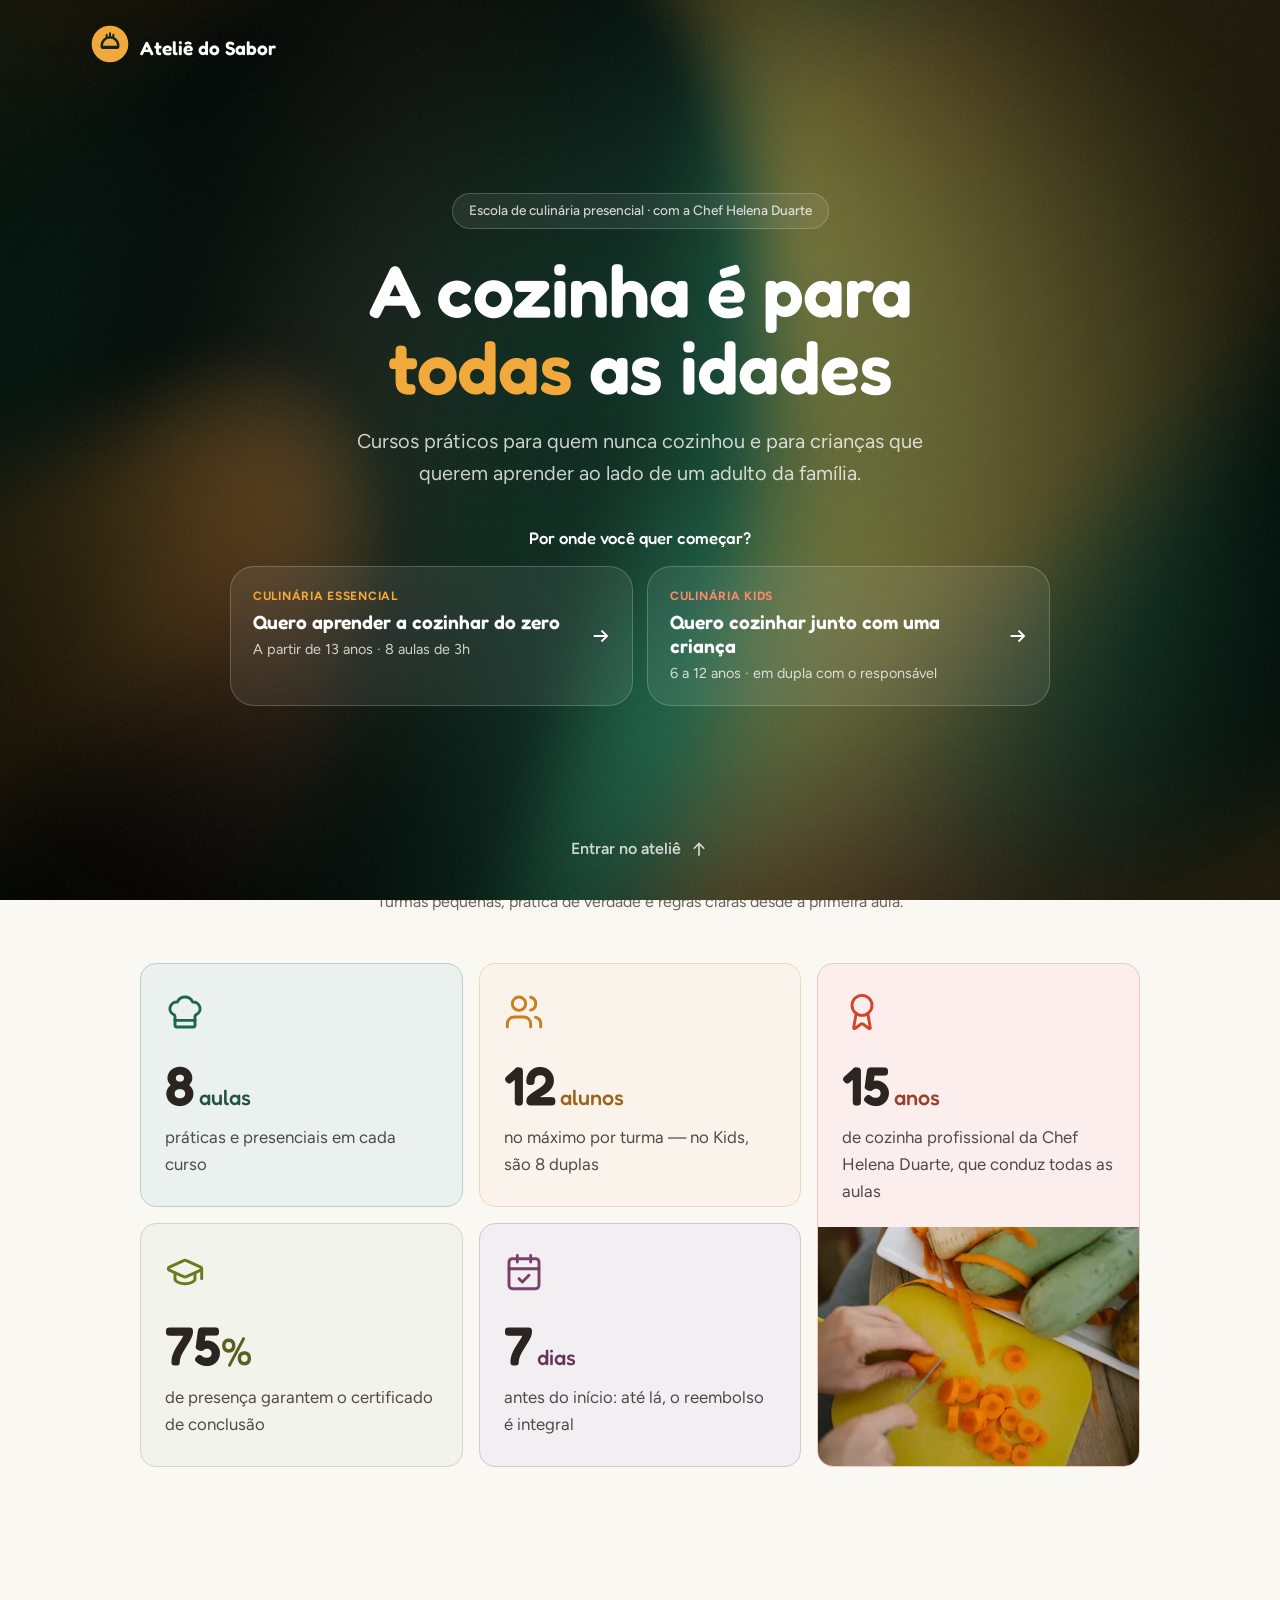
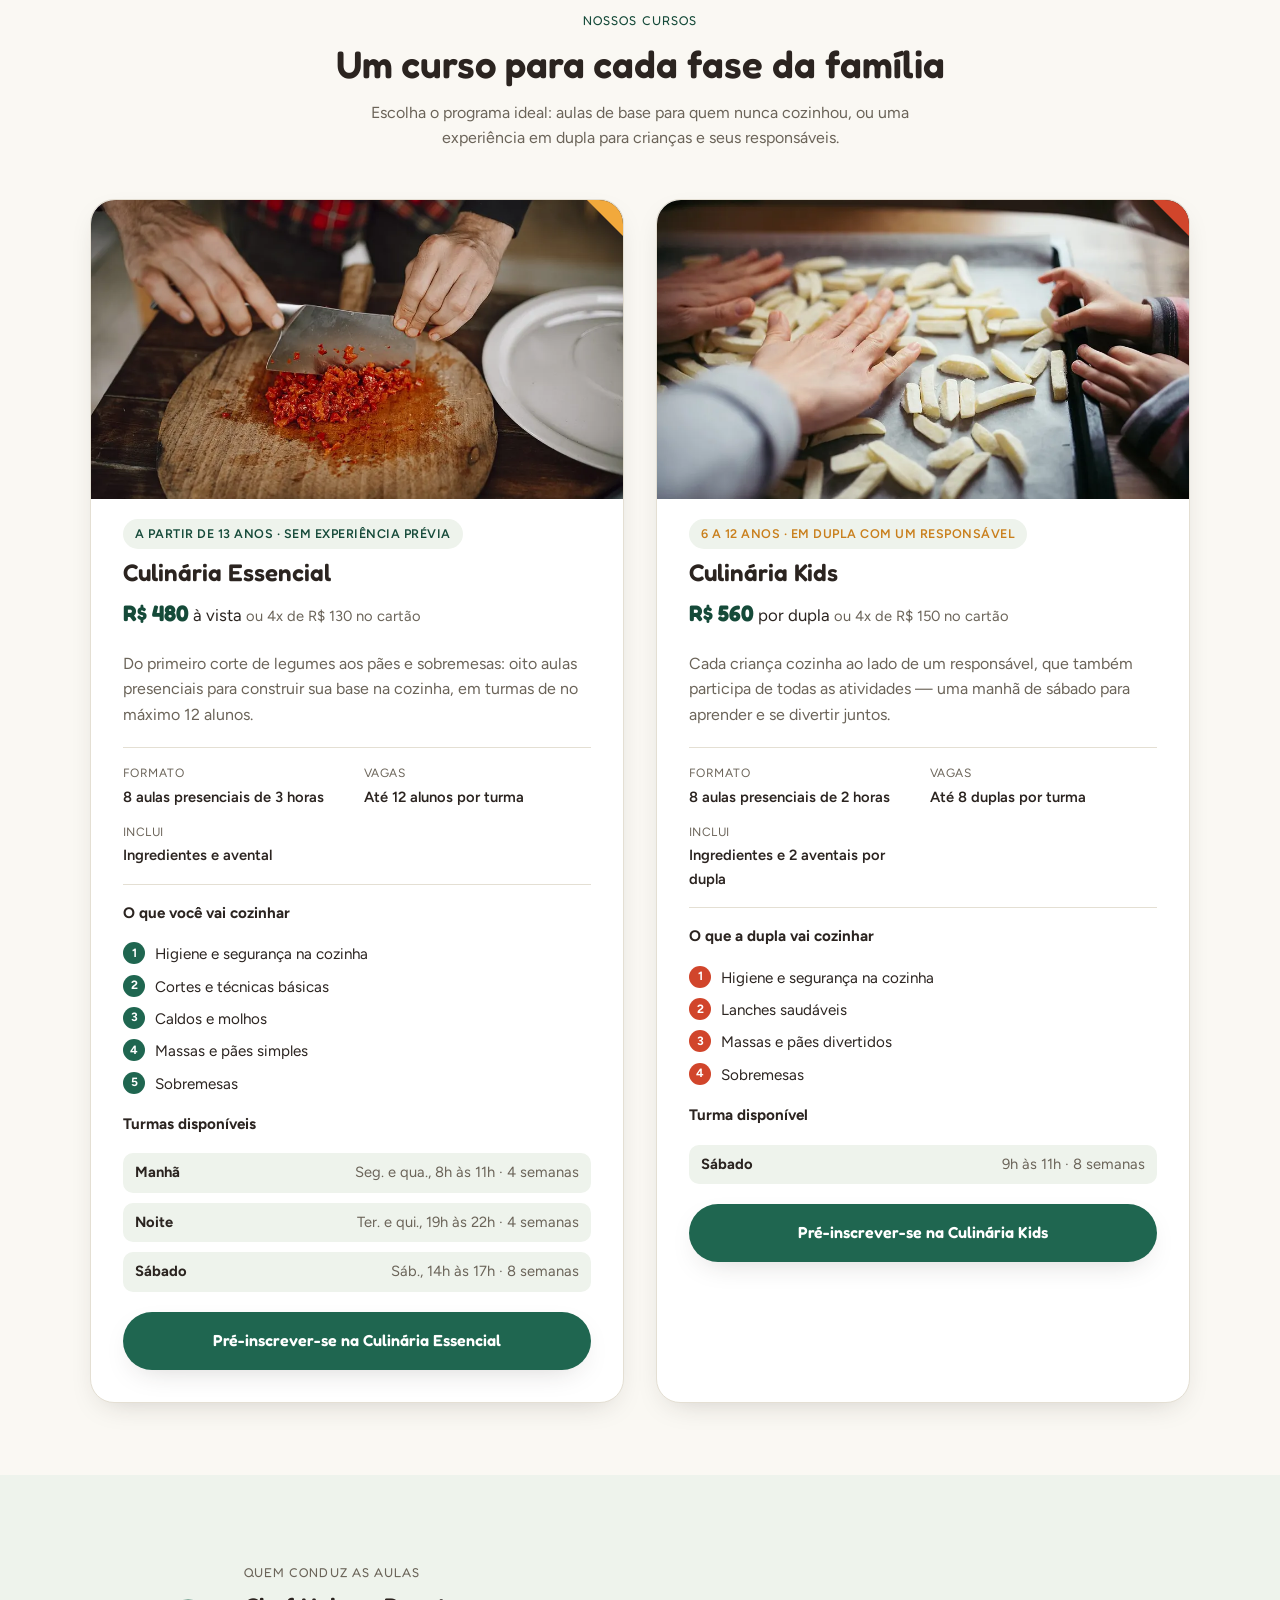
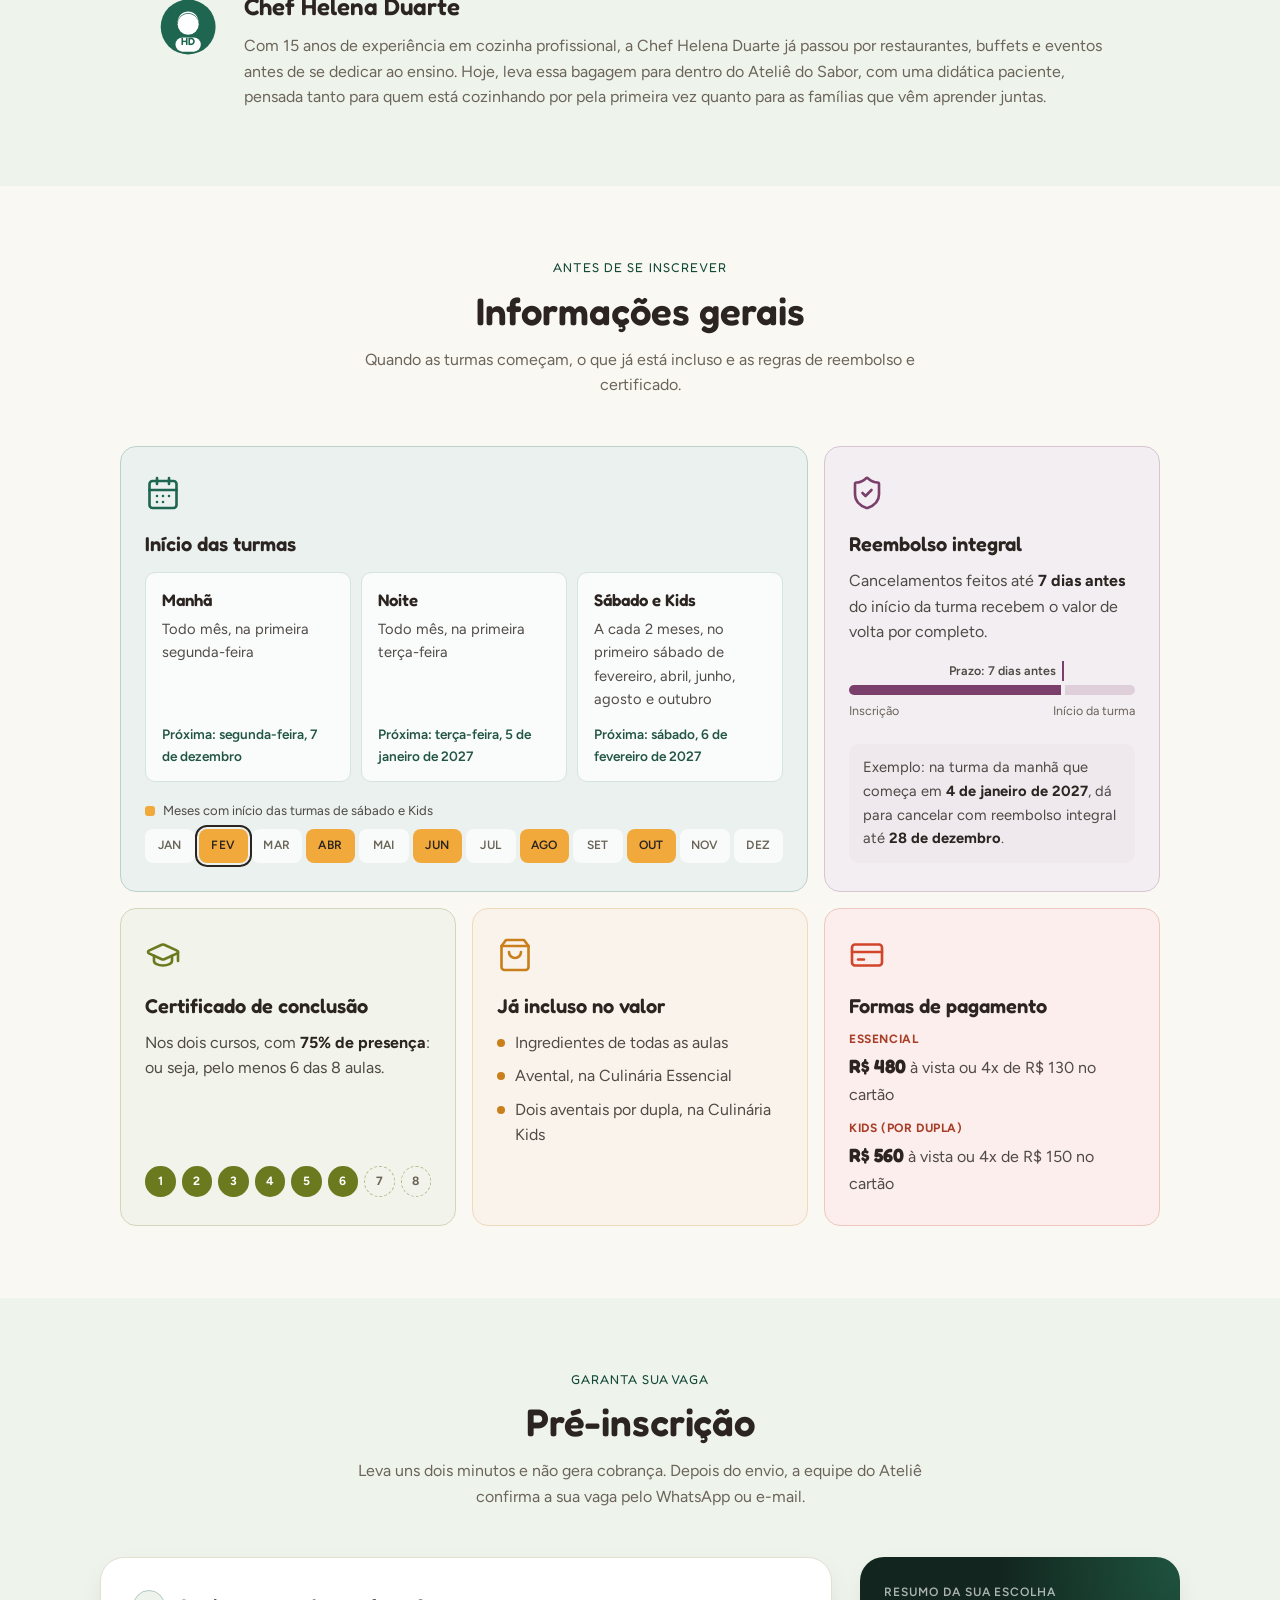
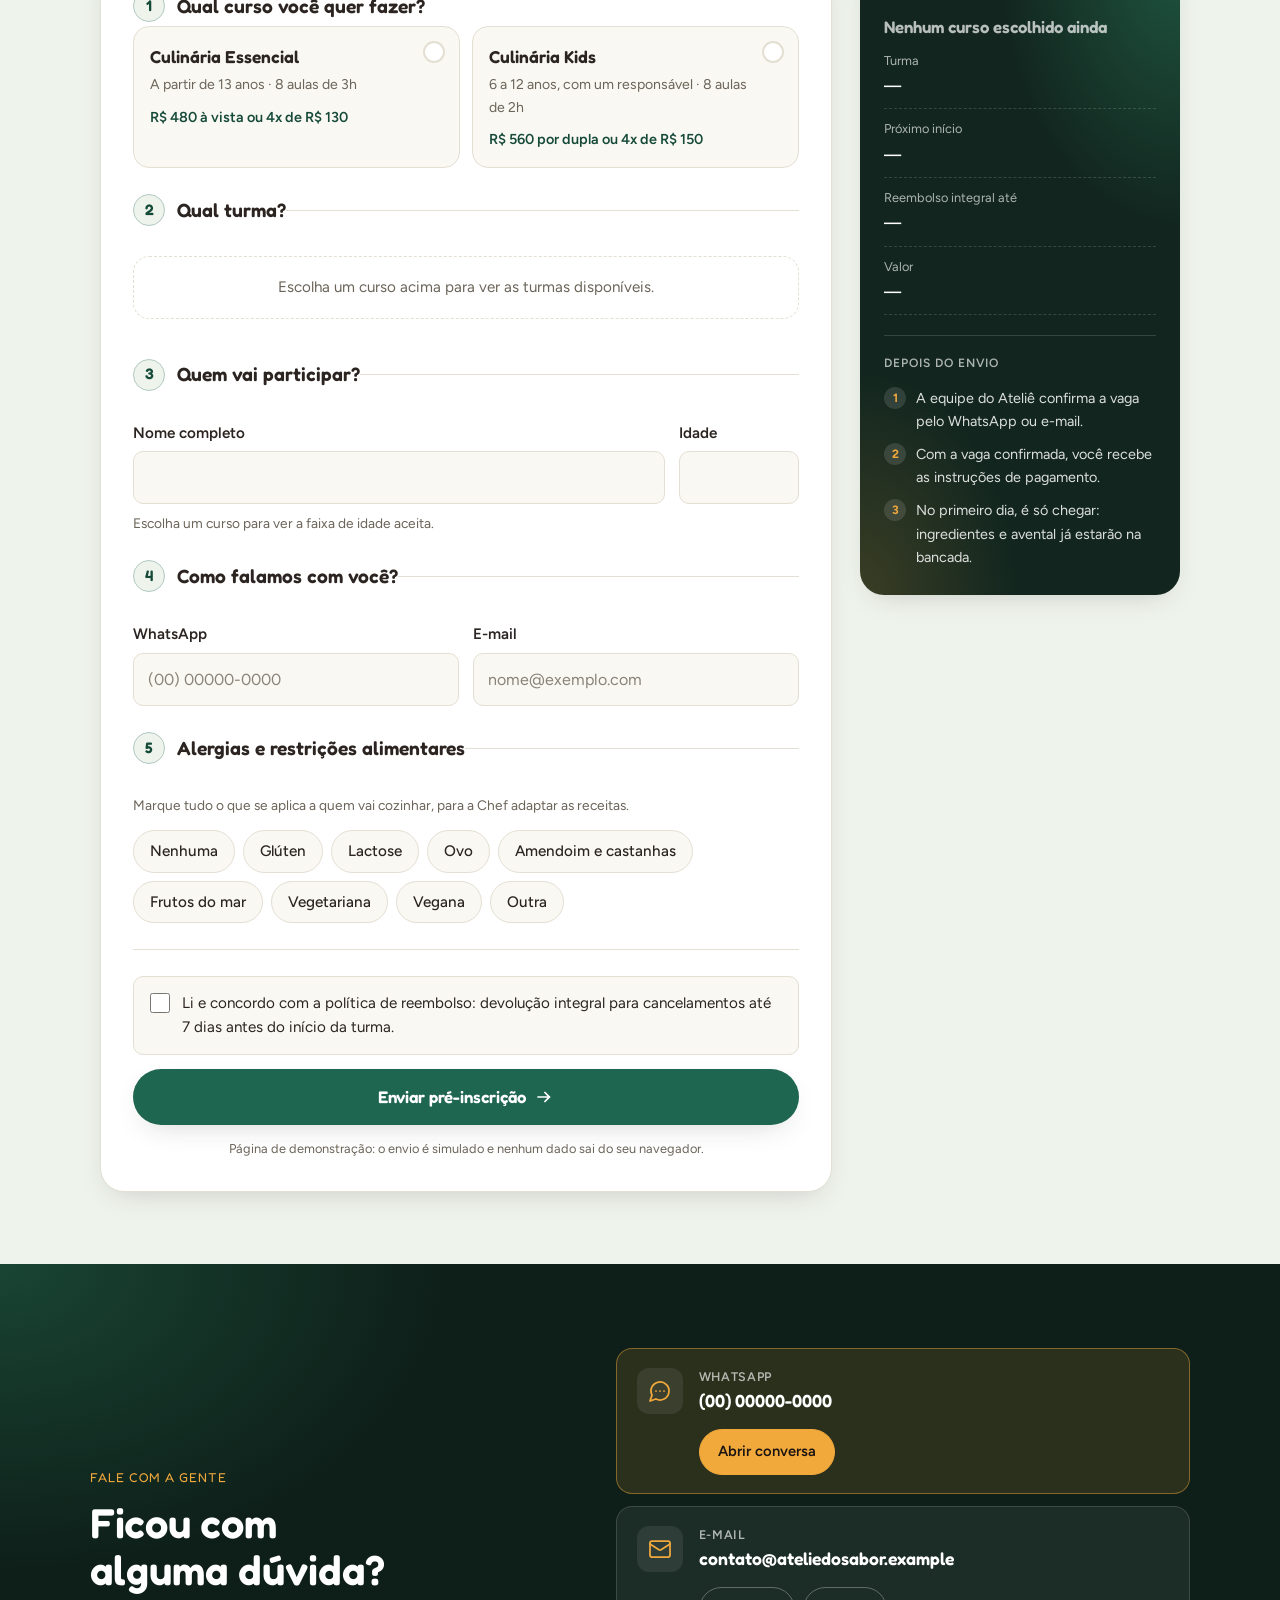
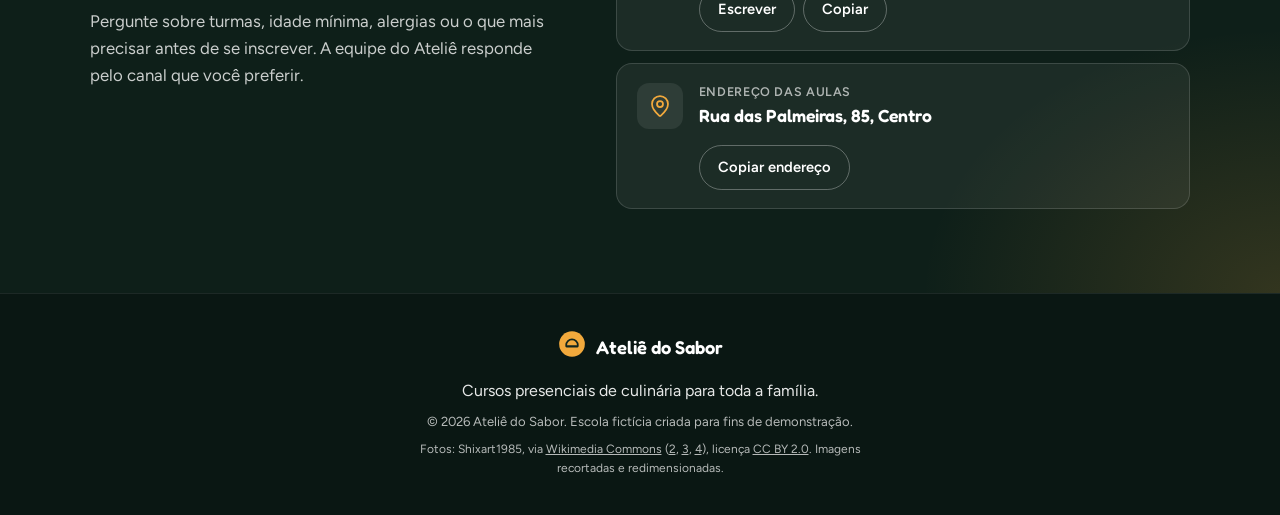
<file: index.html>
<!DOCTYPE html>
<html lang="pt-BR">
<head>
<meta charset="UTF-8">
<meta name="viewport" content="width=device-width, initial-scale=1.0">
<title>Ateliê do Sabor — Cursos de Culinária</title>
<meta name="description" content="Cursos presenciais de culinária para toda a família com a Chef Helena Duarte. Culinária Essencial para jovens e adultos e Culinária Kids para crianças de 6 a 12 anos.">
<link rel="canonical" href="https://jnnetto.github.io/atelie-do-sabor/">
<meta property="og:type" content="website">
<meta property="og:locale" content="pt_BR">
<meta property="og:site_name" content="Ateliê do Sabor">
<meta property="og:title" content="Ateliê do Sabor: cursos de culinária para todas as idades">
<meta property="og:description" content="Culinária Essencial para quem quer aprender do zero (a partir de 13 anos) e Culinária Kids para crianças de 6 a 12 anos, em dupla com um responsável. Aulas presenciais com a Chef Helena Duarte.">
<meta property="og:url" content="https://jnnetto.github.io/atelie-do-sabor/">
<meta property="og:image" content="https://jnnetto.github.io/atelie-do-sabor/img/compartilhamento.jpg">
<meta property="og:image:width" content="1200">
<meta property="og:image:height" content="630">
<meta property="og:image:alt" content="Mãos cortando pimentão e cenoura ao lado do título “A cozinha é para todas as idades” e do logo do Ateliê do Sabor.">
<meta name="twitter:card" content="summary_large_image">
<link rel="icon" href="favicon.ico" sizes="48x48">
<link rel="icon" href="icons/favicon.svg" type="image/svg+xml">
<link rel="apple-touch-icon" href="icons/apple-touch-icon.png">
<link rel="manifest" href="site.webmanifest">
<meta name="theme-color" content="#1F6650">
<link rel="preconnect" href="https://fonts.googleapis.com">
<link rel="preconnect" href="https://fonts.gstatic.com" crossorigin>
<link href="https://fonts.googleapis.com/css2?family=Fredoka:wght@500;600;700&family=Figtree:ital,wght@0,400;0,500;0,600;0,700;1,500&display=swap" rel="stylesheet">
<link rel="stylesheet" href="css/style.css">
<script>
  document.documentElement.classList.add("intro-open");
</script>
</head>
<body>

<a class="skip-link" href="#conteudo-principal">Pular para o conteúdo principal</a>

<section class="intro" id="abertura" aria-labelledby="intro-titulo">
  <canvas class="intro__canvas" id="introCanvas" aria-hidden="true"></canvas>
  <div class="intro__scrim" aria-hidden="true"></div>

  <div class="intro__inner">
    <div class="intro__brand">
      <span class="brand__mark" aria-hidden="true">
        <svg viewBox="0 0 48 48" width="40" height="40">
          <circle cx="24" cy="24" r="22" fill="#F2A93C"/>
          <path d="M14 26c0-5.5 4.5-10 10-10s10 4.5 10 10" stroke="#12261F" stroke-width="3" fill="none" stroke-linecap="round"/>
          <rect x="13" y="26" width="22" height="4" rx="2" fill="#12261F"/>
          <path d="M20 16v-3M24 15v-4M28 16v-3" stroke="#12261F" stroke-width="2.4" stroke-linecap="round"/>
        </svg>
      </span>
      <span>Ateliê do Sabor</span>
    </div>

    <div class="intro__content">
      <p class="intro__chip">Escola de culinária presencial · com a Chef Helena Duarte</p>
      <h1 id="intro-titulo" class="intro__title">A cozinha é para <em>todas</em> as idades</h1>
      <p class="intro__lead">Cursos práticos para quem nunca cozinhou e para crianças que querem aprender ao lado de um adulto da família.</p>

      <p class="intro__question" id="intro-pergunta">Por onde você quer começar?</p>
      <ul class="intro__paths" aria-labelledby="intro-pergunta">
        <li>
          <a class="intro-path" href="#curso-essencial" data-intro-alvo="curso-essencial">
            <span class="intro-path__tag">Culinária Essencial</span>
            <span class="intro-path__title">Quero aprender a cozinhar do zero</span>
            <span class="intro-path__meta">A partir de 13 anos · 8 aulas de 3h</span>
            <svg class="intro-path__arrow" aria-hidden="true" width="22" height="22" viewBox="0 0 24 24"><path fill="currentColor" d="M13.2 5.3 11.8 6.7l4.3 4.3H4v2h12.1l-4.3 4.3 1.4 1.4L20 12z"/></svg>
          </a>
        </li>
        <li>
          <a class="intro-path intro-path--kids" href="#curso-kids" data-intro-alvo="curso-kids">
            <span class="intro-path__tag">Culinária Kids</span>
            <span class="intro-path__title">Quero cozinhar junto com uma criança</span>
            <span class="intro-path__meta">6 a 12 anos · em dupla com o responsável</span>
            <svg class="intro-path__arrow" aria-hidden="true" width="22" height="22" viewBox="0 0 24 24"><path fill="currentColor" d="M13.2 5.3 11.8 6.7l4.3 4.3H4v2h12.1l-4.3 4.3 1.4 1.4L20 12z"/></svg>
          </a>
        </li>
      </ul>
    </div>

    <a class="intro__more" href="#conteudo-principal" data-intro-alvo="conteudo-principal">
      <span>Entrar no ateliê</span>
      <svg aria-hidden="true" width="20" height="20" viewBox="0 0 24 24"><path fill="currentColor" d="M13 20h-2V7.8l-4.6 4.6L5 11l7-7 7 7-1.4 1.4L13 7.8z"/></svg>
    </a>
  </div>
</section>

<header class="site-header" id="topo">
  <div class="container site-header__inner">
    <a class="brand" href="#abertura" aria-label="Ateliê do Sabor, rever a abertura" title="Rever a abertura">
      <span class="brand__mark" aria-hidden="true">
        <svg viewBox="0 0 48 48" width="34" height="34">
          <circle cx="24" cy="24" r="22" fill="var(--color-primary)"/>
          <path d="M14 26c0-5.5 4.5-10 10-10s10 4.5 10 10" stroke="var(--color-surface)" stroke-width="3" fill="none" stroke-linecap="round"/>
          <rect x="13" y="26" width="22" height="4" rx="2" fill="var(--color-secondary)"/>
          <path d="M20 16v-3M24 15v-4M28 16v-3" stroke="var(--color-surface)" stroke-width="2.4" stroke-linecap="round"/>
        </svg>
      </span>
      <span class="brand__text">Ateliê do Sabor</span>
    </a>

    <button class="nav-toggle" id="navToggle" aria-expanded="false" aria-controls="navPrincipal" aria-label="Abrir menu de navegação">
      <span></span><span></span><span></span>
    </button>

    <nav class="site-nav" id="navPrincipal" aria-label="Navegação principal">
      <ul>
        <li><a href="#cursos">Cursos</a></li>
        <li><a href="#instrutora">A Chef</a></li>
        <li><a href="#informacoes">Informações</a></li>
        <li><a href="#contato">Contato</a></li>
      </ul>
      <a class="btn btn--primary btn--small" href="#inscricao">Pré-inscrição</a>
    </nav>
  </div>
</header>

<main id="conteudo-principal">

  <section class="hero" aria-labelledby="hero-titulo">
    <div class="container hero__grid">
      <div class="hero__copy reveal">
        <p class="eyebrow">Curso presencial · turmas pequenas</p>
        <h2 id="hero-titulo" class="hero__title">Aprenda a cozinhar com as próprias mãos, no seu ritmo</h2>
        <p class="hero__lead">O Ateliê do Sabor ensina o básico da cozinha a adultos e idosos que nunca pegaram numa faca de jeito, e transforma crianças em pequenos cozinheiros ao lado de um adulto da família. Aulas práticas, turmas de poucas pessoas e a orientação da Chef Helena Duarte.</p>
        <div class="hero__actions">
          <a class="btn btn--primary btn--large" href="#cursos">Conhecer os cursos</a>
          <a class="btn btn--ghost btn--large" href="#inscricao">Fazer pré-inscrição</a>
        </div>
        <ul class="hero__badges" aria-label="Diferenciais do ateliê">
          <li><svg aria-hidden="true" width="18" height="18" viewBox="0 0 24 24"><path fill="currentColor" d="M9 16.2 4.8 12l-1.4 1.4L9 19 21 7l-1.4-1.4L9 16.2z"/></svg> Turmas de até 12 alunos</li>
          <li><svg aria-hidden="true" width="18" height="18" viewBox="0 0 24 24"><path fill="currentColor" d="M9 16.2 4.8 12l-1.4 1.4L9 19 21 7l-1.4-1.4L9 16.2z"/></svg> Ingredientes e avental inclusos</li>
          <li><svg aria-hidden="true" width="18" height="18" viewBox="0 0 24 24"><path fill="currentColor" d="M9 16.2 4.8 12l-1.4 1.4L9 19 21 7l-1.4-1.4L9 16.2z"/></svg> Certificado de conclusão</li>
        </ul>
      </div>

      <figure class="hero__media">
        <picture>
          <source type="image/webp" srcset="img/hero-cortando-legumes-640.webp 640w, img/hero-cortando-legumes-1200.webp 1200w" sizes="(min-width: 900px) 480px, 100vw">
          <img src="img/hero-cortando-legumes-640.jpg" srcset="img/hero-cortando-legumes-640.jpg 640w, img/hero-cortando-legumes-1200.jpg 1200w" sizes="(min-width: 900px) 480px, 100vw" width="1200" height="900" loading="lazy" decoding="async" alt="Mãos de uma pessoa adulta fatiando pimentão vermelho e cenoura sobre uma tábua de madeira.">
        </picture>
        <span class="hero__sticker" aria-hidden="true">8 aulas<br>práticas</span>
      </figure>
    </div>
  </section>

  <section class="section numeros" aria-labelledby="numeros-titulo">
    <div class="container numeros__inner">
      <p class="eyebrow eyebrow--center">Em números</p>
      <h2 id="numeros-titulo" class="section__title">O Ateliê em números</h2>
      <p class="section__lead">Turmas pequenas, prática de verdade e regras claras desde a primeira aula.</p>

      <ul class="numeros__grid">
        <li class="stat tom--manjericao reveal">
          <svg class="stat__icone" aria-hidden="true" viewBox="0 0 24 24"><path d="M17 21a1 1 0 0 0 1-1v-5.35c0-.46.32-.84.73-1.04a4 4 0 0 0-2.14-7.59 5 5 0 0 0-9.18 0 4 4 0 0 0-2.14 7.59c.41.2.73.58.73 1.04V20a1 1 0 0 0 1 1Z"/><path d="M6 17h12"/></svg>
          <p class="stat__valor"><span class="stat__num" data-valor="8">8</span> <span class="stat__unidade">aulas</span></p>
          <p class="stat__texto">práticas e presenciais em cada curso</p>
        </li>

        <li class="stat tom--acafrao reveal">
          <svg class="stat__icone" aria-hidden="true" viewBox="0 0 24 24"><path d="M16 21v-2a4 4 0 0 0-4-4H6a4 4 0 0 0-4 4v2"/><circle cx="9" cy="7" r="4"/><path d="M22 21v-2a4 4 0 0 0-3-3.87"/><path d="M16 3.13a4 4 0 0 1 0 7.75"/></svg>
          <p class="stat__valor"><span class="stat__num" data-valor="12">12</span> <span class="stat__unidade">alunos</span></p>
          <p class="stat__texto">no máximo por turma — no Kids, são 8 duplas</p>
        </li>

        <li class="stat tom--paprica stat--alto reveal">
          <svg class="stat__icone" aria-hidden="true" viewBox="0 0 24 24"><circle cx="12" cy="8" r="6"/><path d="m15.48 12.89 1.51 8.53a.5.5 0 0 1-.81.47l-3.58-2.69a1 1 0 0 0-1.2 0l-3.59 2.69a.5.5 0 0 1-.81-.47l1.51-8.53"/></svg>
          <p class="stat__valor"><span class="stat__num" data-valor="15">15</span> <span class="stat__unidade">anos</span></p>
          <p class="stat__texto">de cozinha profissional da Chef Helena Duarte, que conduz todas as aulas</p>
          <figure class="stat__foto">
            <picture>
              <source type="image/webp" srcset="img/numeros-cortando-cenouras-400.webp 400w, img/numeros-cortando-cenouras-800.webp 800w" sizes="(min-width: 900px) 360px, (min-width: 600px) 50vw, 100vw">
              <img src="img/numeros-cortando-cenouras-400.jpg" srcset="img/numeros-cortando-cenouras-400.jpg 400w, img/numeros-cortando-cenouras-800.jpg 800w" sizes="(min-width: 900px) 360px, (min-width: 600px) 50vw, 100vw" width="800" height="1000" loading="lazy" decoding="async" alt="Mãos cortando cenouras em rodelas sobre uma tábua amarela, ao lado de abobrinhas e cenouras raladas.">
            </picture>
          </figure>
        </li>

        <li class="stat tom--azeite reveal">
          <svg class="stat__icone" aria-hidden="true" viewBox="0 0 24 24"><path d="M21.42 10.92a1 1 0 0 0-.02-1.84l-8.57-3.9a2 2 0 0 0-1.66 0L2.6 9.08a1 1 0 0 0 0 1.83l8.57 3.91a2 2 0 0 0 1.66 0Z"/><path d="M22 10v6"/><path d="M6 12.5V16a6 3 0 0 0 12 0v-3.5"/></svg>
          <p class="stat__valor"><span class="stat__num" data-valor="75">75</span><span class="stat__unidade stat__unidade--colada">%</span></p>
          <p class="stat__texto">de presença garantem o certificado de conclusão</p>
        </li>

        <li class="stat tom--berinjela reveal">
          <svg class="stat__icone" aria-hidden="true" viewBox="0 0 24 24"><rect x="3" y="4" width="18" height="18" rx="2"/><path d="M16 2v4M8 2v4M3 10h18"/><path d="m9 16 2 2 4-4"/></svg>
          <p class="stat__valor"><span class="stat__num" data-valor="7">7</span> <span class="stat__unidade">dias</span></p>
          <p class="stat__texto">antes do início: até lá, o reembolso é integral</p>
        </li>
      </ul>
    </div>
  </section>

  <section class="section" id="cursos" aria-labelledby="cursos-titulo">
    <div class="container">
      <p class="eyebrow eyebrow--center">Nossos cursos</p>
      <h2 id="cursos-titulo" class="section__title">Um curso para cada fase da família</h2>
      <p class="section__lead">Escolha o programa ideal: aulas de base para quem nunca cozinhou, ou uma experiência em dupla para crianças e seus responsáveis.</p>

      <div class="courses">

        <article class="course-card reveal" id="curso-essencial" aria-labelledby="curso-essencial-titulo">
          <div class="course-card__corner" aria-hidden="true"></div>
          <figure class="course-card__media">
            <picture>
              <source type="image/webp" srcset="img/essencial-tecnica-de-corte-480.webp 480w, img/essencial-tecnica-de-corte-960.webp 960w" sizes="(min-width: 860px) 540px, 100vw">
              <img src="img/essencial-tecnica-de-corte-480.jpg" srcset="img/essencial-tecnica-de-corte-480.jpg 480w, img/essencial-tecnica-de-corte-960.jpg 960w" sizes="(min-width: 860px) 540px, 100vw" width="960" height="540" loading="lazy" decoding="async" alt="Mãos firmes usando uma faca de chef para picar pimentão vermelho bem miúdo numa tábua de madeira.">
            </picture>
          </figure>
          <div class="course-card__head">
            <span class="course-card__tag">A partir de 13 anos · sem experiência prévia</span>
            <h3 id="curso-essencial-titulo">Culinária Essencial</h3>
            <p class="course-card__price"><strong>R$ 480</strong> à vista <span>ou 4x de R$ 130 no cartão</span></p>
          </div>

          <p class="course-card__desc">Do primeiro corte de legumes aos pães e sobremesas: oito aulas presenciais para construir sua base na cozinha, em turmas de no máximo 12 alunos.</p>

          <dl class="course-card__facts">
            <div><dt>Formato</dt><dd>8 aulas presenciais de 3 horas</dd></div>
            <div><dt>Vagas</dt><dd>Até 12 alunos por turma</dd></div>
            <div><dt>Inclui</dt><dd>Ingredientes e avental</dd></div>
          </dl>

          <h4 class="course-card__subheading">O que você vai cozinhar</h4>
          <ol class="course-card__modules">
            <li>Higiene e segurança na cozinha</li>
            <li>Cortes e técnicas básicas</li>
            <li>Caldos e molhos</li>
            <li>Massas e pães simples</li>
            <li>Sobremesas</li>
          </ol>

          <h4 class="course-card__subheading">Turmas disponíveis</h4>
          <ul class="course-card__schedule">
            <li><strong>Manhã</strong><span>Seg. e qua., 8h às 11h · 4 semanas</span></li>
            <li><strong>Noite</strong><span>Ter. e qui., 19h às 22h · 4 semanas</span></li>
            <li><strong>Sábado</strong><span>Sáb., 14h às 17h · 8 semanas</span></li>
          </ul>

          <a class="btn btn--primary btn--full" href="#inscricao" data-curso="essencial">Pré-inscrever-se na Culinária Essencial</a>
        </article>

        <article class="course-card course-card--kids reveal" id="curso-kids" aria-labelledby="curso-kids-titulo">
          <div class="course-card__corner" aria-hidden="true"></div>
          <figure class="course-card__media">
            <picture>
              <source type="image/webp" srcset="img/kids-dupla-cozinhando-480.webp 480w, img/kids-dupla-cozinhando-960.webp 960w" sizes="(min-width: 860px) 540px, 100vw">
              <img src="img/kids-dupla-cozinhando-480.jpg" srcset="img/kids-dupla-cozinhando-480.jpg 480w, img/kids-dupla-cozinhando-960.jpg 960w" sizes="(min-width: 860px) 540px, 100vw" width="960" height="540" loading="lazy" decoding="async" alt="Mãos de um adulto e de uma criança arrumando juntas batatas cortadas em palito numa assadeira.">
            </picture>
          </figure>
          <div class="course-card__head">
            <span class="course-card__tag">6 a 12 anos · em dupla com um responsável</span>
            <h3 id="curso-kids-titulo">Culinária Kids</h3>
            <p class="course-card__price"><strong>R$ 560</strong> por dupla <span>ou 4x de R$ 150 no cartão</span></p>
          </div>

          <p class="course-card__desc">Cada criança cozinha ao lado de um responsável, que também participa de todas as atividades — uma manhã de sábado para aprender e se divertir juntos.</p>

          <dl class="course-card__facts">
            <div><dt>Formato</dt><dd>8 aulas presenciais de 2 horas</dd></div>
            <div><dt>Vagas</dt><dd>Até 8 duplas por turma</dd></div>
            <div><dt>Inclui</dt><dd>Ingredientes e 2 aventais por dupla</dd></div>
          </dl>

          <h4 class="course-card__subheading">O que a dupla vai cozinhar</h4>
          <ol class="course-card__modules">
            <li>Higiene e segurança na cozinha</li>
            <li>Lanches saudáveis</li>
            <li>Massas e pães divertidos</li>
            <li>Sobremesas</li>
          </ol>

          <h4 class="course-card__subheading">Turma disponível</h4>
          <ul class="course-card__schedule">
            <li><strong>Sábado</strong><span>9h às 11h · 8 semanas</span></li>
          </ul>

          <a class="btn btn--primary btn--full" href="#inscricao" data-curso="kids">Pré-inscrever-se na Culinária Kids</a>
        </article>

      </div>
    </div>
  </section>

  <section class="section section--tint" id="instrutora" aria-labelledby="instrutora-titulo">
    <div class="container instrutora">
      <div class="instrutora__avatar reveal" aria-hidden="true">
        <svg viewBox="0 0 160 160" width="160" height="160">
          <circle cx="80" cy="80" r="78" fill="var(--color-primary)"/>
          <circle cx="80" cy="72" r="30" fill="var(--color-surface)"/>
          <path d="M50 70a30 30 0 0 1 60 0c0-22-14-34-30-34s-30 12-30 34Z" fill="var(--color-surface)"/>
          <rect x="44" y="110" width="72" height="40" rx="20" fill="var(--color-surface)"/>
          <text x="80" y="130" text-anchor="middle" font-family="Fredoka, sans-serif" font-size="30" font-weight="600" fill="var(--color-primary)">HD</text>
        </svg>
      </div>
      <div class="instrutora__copy reveal">
        <p class="eyebrow">Quem conduz as aulas</p>
        <h2 id="instrutora-titulo">Chef Helena Duarte</h2>
        <p>Com 15 anos de experiência em cozinha profissional, a Chef Helena Duarte já passou por restaurantes, buffets e eventos antes de se dedicar ao ensino. Hoje, leva essa bagagem para dentro do Ateliê do Sabor, com uma didática paciente, pensada tanto para quem está cozinhando por pela primeira vez quanto para as famílias que vêm aprender juntas.</p>
      </div>
    </div>
  </section>

  <section class="section" id="informacoes" aria-labelledby="informacoes-titulo">
    <div class="container">
      <p class="eyebrow eyebrow--center">Antes de se inscrever</p>
      <h2 id="informacoes-titulo" class="section__title">Informações gerais</h2>
      <p class="section__lead">Quando as turmas começam, o que já está incluso e as regras de reembolso e certificado.</p>

      <div class="info-bento">

        <article class="info-box info-box--inicio tom--manjericao reveal" aria-labelledby="info-inicio-titulo">
          <svg class="info-box__icone" aria-hidden="true" viewBox="0 0 24 24"><rect x="3" y="4" width="18" height="18" rx="2"/><path d="M16 2v4M8 2v4M3 10h18M8 14h.01M12 14h.01M16 14h.01M8 18h.01M12 18h.01"/></svg>
          <h3 id="info-inicio-titulo">Início das turmas</h3>

          <ul class="inicio-lista">
            <li>
              <span class="inicio-lista__turma">Manhã</span>
              <span class="inicio-lista__regra">Todo mês, na primeira segunda-feira</span>
              <span class="inicio-lista__proxima" data-proxima="manha" hidden></span>
            </li>
            <li>
              <span class="inicio-lista__turma">Noite</span>
              <span class="inicio-lista__regra">Todo mês, na primeira terça-feira</span>
              <span class="inicio-lista__proxima" data-proxima="noite" hidden></span>
            </li>
            <li>
              <span class="inicio-lista__turma">Sábado e Kids</span>
              <span class="inicio-lista__regra">A cada 2 meses, no primeiro sábado de fevereiro, abril, junho, agosto e outubro</span>
              <span class="inicio-lista__proxima" data-proxima="sabado" hidden></span>
            </li>
          </ul>

          <div class="meses" aria-hidden="true">
            <p class="meses__legenda"><span class="meses__ponto"></span> Meses com início das turmas de sábado e Kids</p>
            <ol class="meses__lista">
              <li data-mes="0">jan</li>
              <li data-mes="1" class="is-inicio">fev</li>
              <li data-mes="2">mar</li>
              <li data-mes="3" class="is-inicio">abr</li>
              <li data-mes="4">mai</li>
              <li data-mes="5" class="is-inicio">jun</li>
              <li data-mes="6">jul</li>
              <li data-mes="7" class="is-inicio">ago</li>
              <li data-mes="8">set</li>
              <li data-mes="9" class="is-inicio">out</li>
              <li data-mes="10">nov</li>
              <li data-mes="11">dez</li>
            </ol>
          </div>
        </article>

        <article class="info-box tom--berinjela reveal" aria-labelledby="info-reembolso-titulo">
          <svg class="info-box__icone" aria-hidden="true" viewBox="0 0 24 24"><path d="M20 13c0 5-3.5 7.5-7.66 8.95a1 1 0 0 1-.67-.01C7.5 20.5 4 18 4 13V6a1 1 0 0 1 1-1c2 0 4.5-1.2 6.24-2.72a1.17 1.17 0 0 1 1.52 0C14.51 3.81 17 5 19 5a1 1 0 0 1 1 1Z"/><path d="m9 12 2 2 4-4"/></svg>
          <h3 id="info-reembolso-titulo">Reembolso integral</h3>
          <p>Cancelamentos feitos até <strong>7 dias antes</strong> do início da turma recebem o valor de volta por completo.</p>

          <div class="prazo" aria-hidden="true">
            <p class="prazo__marco">Prazo: 7 dias antes</p>
            <div class="prazo__barra">
              <span class="prazo__ok"></span>
              <span class="prazo__fim"></span>
            </div>
            <div class="prazo__rotulos">
              <span>Inscrição</span>
              <span>Início da turma</span>
            </div>
          </div>

          <p class="info-box__exemplo" data-exemplo-reembolso hidden></p>
        </article>

        <article class="info-box tom--azeite reveal" aria-labelledby="info-certificado-titulo">
          <svg class="info-box__icone" aria-hidden="true" viewBox="0 0 24 24"><path d="M21.42 10.92a1 1 0 0 0-.02-1.84l-8.57-3.9a2 2 0 0 0-1.66 0L2.6 9.08a1 1 0 0 0 0 1.83l8.57 3.91a2 2 0 0 0 1.66 0Z"/><path d="M22 10v6"/><path d="M6 12.5V16a6 3 0 0 0 12 0v-3.5"/></svg>
          <h3 id="info-certificado-titulo">Certificado de conclusão</h3>
          <p>Nos dois cursos, com <strong>75% de presença</strong>: ou seja, pelo menos 6 das 8 aulas.</p>
          <ol class="aulas" aria-hidden="true">
            <li class="is-feita">1</li><li class="is-feita">2</li><li class="is-feita">3</li><li class="is-feita">4</li><li class="is-feita">5</li><li class="is-feita">6</li><li>7</li><li>8</li>
          </ol>
        </article>

        <article class="info-box tom--acafrao reveal" aria-labelledby="info-incluso-titulo">
          <svg class="info-box__icone" aria-hidden="true" viewBox="0 0 24 24"><path d="M6 2 3 6v14a2 2 0 0 0 2 2h14a2 2 0 0 0 2-2V6l-3-4Z"/><path d="M3 6h18"/><path d="M16 10a4 4 0 0 1-8 0"/></svg>
          <h3 id="info-incluso-titulo">Já incluso no valor</h3>
          <ul class="info-box__lista">
            <li>Ingredientes de todas as aulas</li>
            <li>Avental, na Culinária Essencial</li>
            <li>Dois aventais por dupla, na Culinária Kids</li>
          </ul>
        </article>

        <article class="info-box tom--paprica reveal" aria-labelledby="info-pagamento-titulo">
          <svg class="info-box__icone" aria-hidden="true" viewBox="0 0 24 24"><rect x="2" y="5" width="20" height="14" rx="2"/><path d="M2 10h20M6 15h4"/></svg>
          <h3 id="info-pagamento-titulo">Formas de pagamento</h3>
          <dl class="pagamento">
            <div>
              <dt>Essencial</dt>
              <dd><strong>R$ 480</strong> à vista ou 4x de R$ 130 no cartão</dd>
            </div>
            <div>
              <dt>Kids (por dupla)</dt>
              <dd><strong>R$ 560</strong> à vista ou 4x de R$ 150 no cartão</dd>
            </div>
          </dl>
        </article>

      </div>
    </div>
  </section>

  <section class="section section--tint inscricao" id="inscricao" aria-labelledby="inscricao-titulo">
    <div class="container">
      <p class="eyebrow eyebrow--center">Garanta sua vaga</p>
      <h2 id="inscricao-titulo" class="section__title">Pré-inscrição</h2>
      <p class="section__lead">Leva uns dois minutos e não gera cobrança. Depois do envio, a equipe do Ateliê confirma a sua vaga pelo WhatsApp ou e-mail.</p>

      <div class="inscricao__layout">
        <div class="inscricao__principal">
          <form class="form-card" id="formInscricao" novalidate>

            <div class="form-erros" id="formErros" role="alert" tabindex="-1" hidden>
              <p class="form-erros__titulo" id="formErrosTitulo"></p>
              <ul class="form-erros__lista" id="formErrosLista"></ul>
            </div>

            <fieldset class="etapa">
              <legend class="etapa__titulo"><span class="etapa__num" aria-hidden="true">1</span>Qual curso você quer fazer?</legend>
              <div class="opcoes opcoes--2">
                <label class="opcao">
                  <input class="opcao__input" type="radio" name="curso" id="curso-opcao-essencial" value="essencial" aria-describedby="erro-curso">
                  <span class="opcao__corpo">
                    <span class="opcao__titulo">Culinária Essencial</span>
                    <span class="opcao__meta">A partir de 13 anos · 8 aulas de 3h</span>
                    <span class="opcao__preco">R$ 480 à vista ou 4x de R$ 130</span>
                  </span>
                  <span class="opcao__marca" aria-hidden="true"></span>
                </label>
                <label class="opcao opcao--kids">
                  <input class="opcao__input" type="radio" name="curso" id="curso-opcao-kids" value="kids" aria-describedby="erro-curso">
                  <span class="opcao__corpo">
                    <span class="opcao__titulo">Culinária Kids</span>
                    <span class="opcao__meta">6 a 12 anos, com um responsável · 8 aulas de 2h</span>
                    <span class="opcao__preco">R$ 560 por dupla ou 4x de R$ 150</span>
                  </span>
                  <span class="opcao__marca" aria-hidden="true"></span>
                </label>
              </div>
              <p class="error-message" id="erro-curso"></p>
            </fieldset>

            <fieldset class="etapa">
              <legend class="etapa__titulo"><span class="etapa__num" aria-hidden="true">2</span>Qual turma?</legend>
              <p class="etapa__vazio" id="turmaVazia">Escolha um curso acima para ver as turmas disponíveis.</p>
              <div class="opcoes opcoes--3" id="opcoesTurma"></div>
              <p class="error-message" id="erro-turma"></p>
            </fieldset>

            <fieldset class="etapa">
              <legend class="etapa__titulo"><span class="etapa__num" aria-hidden="true">3</span><span id="legendaInscrito">Quem vai participar?</span></legend>
              <div class="campos campos--nome-idade">
                <div class="field">
                  <label for="nomeInscrito" id="labelNomeInscrito">Nome completo</label>
                  <input type="text" id="nomeInscrito" name="nomeInscrito" autocomplete="name" required aria-describedby="erro-nomeInscrito">
                  <p class="error-message" id="erro-nomeInscrito"></p>
                </div>
                <div class="field">
                  <label for="idadeInscrito" id="labelIdadeInscrito">Idade</label>
                  <input type="number" id="idadeInscrito" name="idadeInscrito" inputmode="numeric" min="6" max="120" required aria-describedby="dica-idadeInscrito erro-idadeInscrito">
                  <p class="error-message" id="erro-idadeInscrito"></p>
                </div>
              </div>
              <p class="field__hint" id="dica-idadeInscrito">Escolha um curso para ver a faixa de idade aceita.</p>

              <div class="bloco-responsavel" id="blocoResponsavel" hidden>
                <p class="bloco-responsavel__aviso">
                  <svg aria-hidden="true" viewBox="0 0 24 24"><circle cx="12" cy="12" r="10"/><path d="M12 16v-4M12 8h.01"/></svg>
                  <span id="avisoResponsavel">Menores de idade participam com a autorização de um responsável.</span>
                </p>
                <div class="field">
                  <label for="nomeResponsavel">Nome completo do responsável</label>
                  <input type="text" id="nomeResponsavel" name="nomeResponsavel" autocomplete="name" aria-describedby="erro-nomeResponsavel">
                  <p class="error-message" id="erro-nomeResponsavel"></p>
                </div>
              </div>
            </fieldset>

            <fieldset class="etapa">
              <legend class="etapa__titulo"><span class="etapa__num" aria-hidden="true">4</span><span id="legendaContato">Como falamos com você?</span></legend>
              <div class="campos campos--2">
                <div class="field">
                  <label for="whatsapp" id="labelWhatsapp">WhatsApp</label>
                  <input type="tel" id="whatsapp" name="whatsapp" autocomplete="tel" inputmode="tel" placeholder="(00) 00000-0000" required aria-describedby="erro-whatsapp">
                  <p class="error-message" id="erro-whatsapp"></p>
                </div>
                <div class="field">
                  <label for="email" id="labelEmail">E-mail</label>
                  <input type="email" id="email" name="email" autocomplete="email" placeholder="nome@exemplo.com" required aria-describedby="erro-email">
                  <p class="error-message" id="erro-email"></p>
                </div>
              </div>
            </fieldset>

            <fieldset class="etapa" aria-describedby="dica-alergias erro-alergias">
              <legend class="etapa__titulo"><span class="etapa__num" aria-hidden="true">5</span>Alergias e restrições alimentares</legend>
              <p class="field__hint" id="dica-alergias">Marque tudo o que se aplica a quem vai cozinhar, para a Chef adaptar as receitas.</p>
              <div class="chips" id="grupoRestricoes">
                <label class="chip chip--nenhuma"><input type="checkbox" name="restricao" id="semAlergias" value="Nenhuma"><span>Nenhuma</span></label>
                <label class="chip"><input type="checkbox" name="restricao" value="Glúten"><span>Glúten</span></label>
                <label class="chip"><input type="checkbox" name="restricao" value="Lactose"><span>Lactose</span></label>
                <label class="chip"><input type="checkbox" name="restricao" value="Ovo"><span>Ovo</span></label>
                <label class="chip"><input type="checkbox" name="restricao" value="Amendoim e castanhas"><span>Amendoim e castanhas</span></label>
                <label class="chip"><input type="checkbox" name="restricao" value="Frutos do mar"><span>Frutos do mar</span></label>
                <label class="chip"><input type="checkbox" name="restricao" value="Dieta vegetariana"><span>Vegetariana</span></label>
                <label class="chip"><input type="checkbox" name="restricao" value="Dieta vegana"><span>Vegana</span></label>
                <label class="chip"><input type="checkbox" name="restricao" id="outraRestricao" value="Outra"><span>Outra</span></label>
              </div>
              <div class="field" id="campoAlergias" hidden>
                <label for="alergias">Conte qual é a restrição ou dê mais detalhes</label>
                <textarea id="alergias" name="alergias" rows="3" placeholder="Ex.: intolerância a frutose, alergia a kiwi..." aria-describedby="erro-alergias"></textarea>
              </div>
              <p class="error-message" id="erro-alergias"></p>
            </fieldset>

            <div class="form-final">
              <label class="confirmacao" for="ciencia">
                <input type="checkbox" id="ciencia" name="ciencia" required aria-describedby="erro-ciencia">
                <span>Li e concordo com a política de reembolso: devolução integral para cancelamentos até 7 dias antes do início da turma.</span>
              </label>
              <p class="error-message" id="erro-ciencia"></p>

              <button type="submit" class="btn btn--primary btn--large btn--full">
                Enviar pré-inscrição
                <svg aria-hidden="true" width="20" height="20" viewBox="0 0 24 24"><path fill="currentColor" d="M13.2 5.3 11.8 6.7l4.3 4.3H4v2h12.1l-4.3 4.3 1.4 1.4L20 12z"/></svg>
              </button>
              <p class="form-fineprint">Página de demonstração: o envio é simulado e nenhum dado sai do seu navegador.</p>
            </div>
          </form>

          <div class="form-sucesso" id="formSucesso" tabindex="-1" hidden>
            <span class="form-sucesso__icone" aria-hidden="true">
              <svg viewBox="0 0 24 24"><path d="M20 6 9 17l-5-5"/></svg>
            </span>
            <h3 class="form-sucesso__titulo">Pré-inscrição enviada!</h3>
            <p class="form-sucesso__texto" id="sucessoTexto"></p>
            <dl class="form-sucesso__dados" id="sucessoDados"></dl>
            <p class="form-fineprint">Simulação: nenhum dado foi enviado a um servidor.</p>
            <button type="button" class="btn btn--ghost" id="novaInscricao">Fazer outra pré-inscrição</button>
          </div>
        </div>

        <aside class="resumo" aria-labelledby="resumo-titulo">
          <p class="resumo__rotulo">Resumo da sua escolha</p>
          <p class="resumo__curso" id="resumo-titulo" data-resumo="curso">Nenhum curso escolhido ainda</p>
          <dl class="resumo__dados">
            <div><dt>Turma</dt><dd data-resumo="turma">—</dd></div>
            <div><dt>Próximo início</dt><dd data-resumo="inicio">—</dd></div>
            <div><dt>Reembolso integral até</dt><dd data-resumo="reembolso">—</dd></div>
            <div><dt>Valor</dt><dd data-resumo="valor">—</dd></div>
          </dl>
          <p class="resumo__rotulo resumo__rotulo--passos">Depois do envio</p>
          <ol class="resumo__passos">
            <li>A equipe do Ateliê confirma a vaga pelo WhatsApp ou e-mail.</li>
            <li>Com a vaga confirmada, você recebe as instruções de pagamento.</li>
            <li>No primeiro dia, é só chegar: ingredientes e avental já estarão na bancada.</li>
          </ol>
        </aside>
      </div>
    </div>
  </section>

  <section class="contato-faixa" id="contato" aria-labelledby="contato-titulo">
    <div class="container contato">
      <div class="contato__intro reveal">
        <p class="contato__eyebrow">Fale com a gente</p>
        <h2 id="contato-titulo" class="contato__titulo">Ficou com alguma dúvida?</h2>
        <p class="contato__texto">Pergunte sobre turmas, idade mínima, alergias ou o que mais precisar antes de se inscrever. A equipe do Ateliê responde pelo canal que você preferir.</p>
      </div>

      <ul class="contato__canais">
        <li class="canal canal--destaque reveal">
          <svg class="canal__icone" aria-hidden="true" viewBox="0 0 24 24"><path d="M7.9 20A9 9 0 1 0 4 16.1L2 22Z"/><path d="M8 12h.01M12 12h.01M16 12h.01"/></svg>
          <div class="canal__info">
            <p class="canal__rotulo">WhatsApp</p>
            <p class="canal__valor">(00) 00000-0000</p>
          </div>
          <div class="canal__acoes">
            <a class="canal__botao canal__botao--forte" href="https://wa.me/5500000000000">Abrir conversa</a>
          </div>
        </li>

        <li class="canal reveal">
          <svg class="canal__icone" aria-hidden="true" viewBox="0 0 24 24"><rect x="2" y="4" width="20" height="16" rx="2"/><path d="m22 7-8.97 5.7a1.94 1.94 0 0 1-2.06 0L2 7"/></svg>
          <div class="canal__info">
            <p class="canal__rotulo">E-mail</p>
            <p class="canal__valor">contato@ateliedosabor.example</p>
          </div>
          <div class="canal__acoes">
            <a class="canal__botao" href="mailto:contato@ateliedosabor.example">Escrever</a>
            <button type="button" class="canal__botao" data-copiar="contato@ateliedosabor.example" data-copiar-nome="E-mail">Copiar</button>
          </div>
        </li>

        <li class="canal reveal">
          <svg class="canal__icone" aria-hidden="true" viewBox="0 0 24 24"><path d="M20 10c0 4.99-5.54 10.19-7.4 11.8a1 1 0 0 1-1.2 0C9.54 20.19 4 14.99 4 10a8 8 0 0 1 16 0"/><circle cx="12" cy="10" r="3"/></svg>
          <div class="canal__info">
            <p class="canal__rotulo">Endereço das aulas</p>
            <p class="canal__valor">Rua das Palmeiras, 85, Centro</p>
          </div>
          <div class="canal__acoes">
            <button type="button" class="canal__botao" data-copiar="Rua das Palmeiras, 85, Centro" data-copiar-nome="Endereço">Copiar endereço</button>
          </div>
        </li>
      </ul>
      <p class="visually-hidden" id="avisoCopia" role="status" aria-live="polite"></p>
    </div>
  </section>

</main>

<footer class="site-footer">
  <div class="container site-footer__inner">
    <div class="brand brand--footer">
      <span class="brand__mark" aria-hidden="true">
        <svg viewBox="0 0 48 48" width="28" height="28">
          <circle cx="24" cy="24" r="22" fill="#F2A93C"/>
          <path d="M14 26c0-5.5 4.5-10 10-10s10 4.5 10 10" stroke="#12261F" stroke-width="3" fill="none" stroke-linecap="round"/>
          <rect x="13" y="26" width="22" height="4" rx="2" fill="#12261F"/>
        </svg>
      </span>
      <span class="brand__text">Ateliê do Sabor</span>
    </div>
    <p class="site-footer__tagline">Cursos presenciais de culinária para toda a família.</p>
    <p class="site-footer__copy">© 2026 Ateliê do Sabor. Escola fictícia criada para fins de demonstração.</p>
    <p class="site-footer__credits">Fotos: Shixart1985, via <a href="https://commons.wikimedia.org/wiki/File:Chopping_red_bell_pepper_and_carrot_in_a_kitchen.jpg">Wikimedia Commons</a> (<a href="https://commons.wikimedia.org/wiki/File:Chef_prepares_fresh_ingredients_by_chopping_red_vegetables.jpg">2</a>, <a href="https://commons.wikimedia.org/wiki/File:Family_cooking_activity_with_kids_preparing_homemade_fries_in_a_cozy_kitchen_setting.jpg">3</a>, <a href="https://commons.wikimedia.org/wiki/File:A_person_is_chopping_bright_orange_carrots.jpg">4</a>), licença <a href="https://creativecommons.org/licenses/by/2.0/deed.pt-br">CC BY 2.0</a>. Imagens recortadas e redimensionadas.</p>
  </div>
</footer>

<script src="js/script.js"></script>
</body>
</html>
</file>
<file: css/style.css>
/* ============ Tokens ============ */
:root {
  --color-ink: #2B2420;
  --color-bg: #FAF8F3;
  --color-surface: #FFFFFF;
  --color-tint: #EEF3EC;

  --color-primary: #1F6650;
  --color-primary-dark: #154A39;
  --color-secondary: #F2A93C;
  --color-secondary-dark: #C97F1C;
  --color-accent: #D1452B;
  --color-azeite: #6B7A1E;
  --color-berinjela: #7B3F6B;

  --color-muted: #6B6459;
  --color-border: #E4DFD3;
  --color-shadow: rgba(43, 36, 32, 0.12);
  --color-steam: #DCE9E2;

  --font-display: "Fredoka", "Segoe UI", sans-serif;
  --font-body: "Figtree", "Segoe UI", sans-serif;

  --radius-sm: 10px;
  --radius-md: 16px;
  --radius-lg: 24px;

  --shadow-card: 0 10px 30px -14px rgba(43, 36, 32, 0.25);
  --shadow-card-hover: 0 18px 38px -16px rgba(43, 36, 32, 0.32);

  color-scheme: light;
}

@media (prefers-color-scheme: dark) {
  :root:not([data-theme="light"]) {
    --color-ink: #F3EFE6;
    --color-bg: #15201B;
    --color-surface: #1E2B25;
    --color-tint: #1A2621;

    --color-primary: #5FCDA3;
    --color-primary-dark: #3E9E7A;
    --color-secondary: #F2A93C;
    --color-secondary-dark: #D99A34;
    --color-accent: #FF7A57;
    --color-azeite: #B6C65C;
    --color-berinjela: #D58FC2;

    --color-muted: #A8A092;
    --color-border: #32413A;
    --color-shadow: rgba(0, 0, 0, 0.45);
    --color-steam: #28362F;

    color-scheme: dark;
  }
}

:root[data-theme="dark"] {
  --color-ink: #F3EFE6;
  --color-bg: #15201B;
  --color-surface: #1E2B25;
  --color-tint: #1A2621;

  --color-primary: #5FCDA3;
  --color-primary-dark: #3E9E7A;
  --color-secondary: #F2A93C;
  --color-secondary-dark: #D99A34;
  --color-accent: #FF7A57;
  --color-azeite: #B6C65C;
  --color-berinjela: #D58FC2;

  --color-muted: #A8A092;
  --color-border: #32413A;
  --color-shadow: rgba(0, 0, 0, 0.45);
  --color-steam: #28362F;

  color-scheme: dark;
}

/* ============ Reset ============ */
* { box-sizing: border-box; }
[hidden] { display: none !important; }
html { scroll-behavior: smooth; }
@media (prefers-reduced-motion: reduce) {
  html { scroll-behavior: auto; }
  *, *::before, *::after { animation-duration: 0.001ms !important; animation-iteration-count: 1 !important; transition-duration: 0.001ms !important; }
}

html { -webkit-text-size-adjust: 100%; text-size-adjust: 100%; }

body {
  margin: 0;
  background: var(--color-bg);
  color: var(--color-ink);
  font-family: var(--font-body);
  font-size: 1rem;
  line-height: 1.6;
  -webkit-font-smoothing: antialiased;
  overflow-wrap: break-word;
}

svg { max-width: 100%; }

img { max-width: 100%; }

h1, h2, h3, h4 {
  font-family: var(--font-display);
  font-weight: 600;
  line-height: 1.15;
  margin: 0;
  text-wrap: balance;
}

p { margin: 0; }

a { color: var(--color-primary-dark); }

ul, ol { margin: 0; padding: 0; list-style: none; }

.container {
  width: 100%;
  max-width: 1140px;
  margin-inline: auto;
  padding-inline: 20px;
}

.skip-link {
  position: absolute;
  left: -999px;
  top: 0;
  background: var(--color-primary);
  color: #fff;
  padding: 10px 16px;
  border-radius: 0 0 var(--radius-sm) 0;
  z-index: 100;
}
.skip-link:focus {
  left: 0;
}

:focus-visible {
  outline: 3px solid var(--color-secondary-dark);
  outline-offset: 2px;
  border-radius: 4px;
}

/* ============ Buttons ============ */
.btn {
  display: inline-flex;
  align-items: center;
  justify-content: center;
  gap: 8px;
  font-family: var(--font-display);
  font-weight: 600;
  text-decoration: none;
  border-radius: 999px;
  border: 2px solid transparent;
  padding: 14px 26px;
  font-size: 1rem;
  cursor: pointer;
  transition: transform 160ms ease, box-shadow 160ms ease, background-color 160ms ease, color 160ms ease;
}
.btn:active { transform: scale(0.97); }

.btn--primary {
  background: var(--color-primary);
  color: #fff;
  box-shadow: var(--shadow-card);
}
.btn--primary:hover {
  background: var(--color-primary-dark);
  box-shadow: var(--shadow-card-hover);
  transform: translateY(-2px);
}

.btn--ghost {
  background: transparent;
  color: var(--color-primary-dark);
  border-color: var(--color-border);
}
.btn--ghost:hover {
  border-color: var(--color-primary);
  transform: translateY(-2px);
}

.btn--large { padding: 16px 30px; font-size: 1.05rem; }
.btn--small { padding: 9px 18px; font-size: 0.9rem; }
.btn--full { width: 100%; }

/* ============ Header ============ */
.site-header {
  position: sticky;
  top: 0;
  z-index: 50;
  background: color-mix(in srgb, var(--color-bg) 88%, transparent);
  backdrop-filter: blur(10px);
  border-bottom: 1px solid var(--color-border);
}

.site-header__inner {
  display: flex;
  align-items: center;
  justify-content: space-between;
  padding-block: 14px;
  gap: 16px;
}

.brand {
  display: flex;
  align-items: center;
  gap: 10px;
  text-decoration: none;
  color: var(--color-ink);
}
.brand__text {
  font-family: var(--font-display);
  font-weight: 600;
  font-size: 1.15rem;
}

.nav-toggle {
  display: flex;
  flex-direction: column;
  justify-content: center;
  gap: 5px;
  width: 42px;
  height: 42px;
  background: transparent;
  border: 1px solid var(--color-border);
  border-radius: var(--radius-sm);
  cursor: pointer;
}
.nav-toggle span {
  display: block;
  height: 2px;
  background: var(--color-ink);
  margin-inline: 9px;
  transition: transform 220ms ease, opacity 220ms ease;
}
.nav-toggle[aria-expanded="true"] span:nth-child(1) { transform: translateY(6px) rotate(45deg); }
.nav-toggle[aria-expanded="true"] span:nth-child(2) { opacity: 0; }
.nav-toggle[aria-expanded="true"] span:nth-child(3) { transform: translateY(-6px) rotate(-45deg); }

.site-nav {
  display: flex;
  align-items: center;
  gap: 28px;
}
.site-nav ul {
  display: flex;
  gap: 24px;
}
.site-nav a {
  text-decoration: none;
  color: var(--color-ink);
  font-weight: 500;
  position: relative;
  padding-bottom: 4px;
}
.site-nav a::after {
  content: "";
  position: absolute;
  left: 0; right: 100%;
  bottom: 0;
  height: 2px;
  background: var(--color-secondary-dark);
  transition: right 200ms ease;
}
.site-nav a:hover::after { right: 0; }

@media (max-width: 860px) {
  .nav-toggle { display: flex; }
  .site-nav {
    position: absolute;
    top: 100%;
    left: 0;
    right: 0;
    background: var(--color-surface);
    border-bottom: 1px solid var(--color-border);
    flex-direction: column;
    align-items: stretch;
    padding: 18px 20px 24px;
    gap: 18px;
    transform: translateY(-8px);
    opacity: 0;
    visibility: hidden;
    transition: transform 220ms ease, opacity 220ms ease, visibility 220ms;
  }
  .site-nav.is-open {
    transform: translateY(0);
    opacity: 1;
    visibility: visible;
  }
  .site-nav ul {
    flex-direction: column;
    gap: 14px;
  }
}
@media (min-width: 861px) {
  .nav-toggle { display: none; }
}

/* ============ Reveal-on-scroll ============ */
.reveal {
  opacity: 1;
  transform: none;
}
@media (prefers-reduced-motion: no-preference) {
  .reveal {
    opacity: 0;
    transform: translateY(18px);
    transition: opacity 600ms ease, transform 600ms ease;
  }
  .reveal.is-visible {
    opacity: 1;
    transform: none;
  }
}

/* ============ Hero ============ */
.hero { padding-block: 64px 48px; }
.hero__grid {
  display: grid;
  gap: 40px;
  align-items: center;
}
@media (min-width: 900px) {
  .hero__grid { grid-template-columns: 1.1fr 0.9fr; }
}

.eyebrow {
  font-family: var(--font-display);
  text-transform: uppercase;
  letter-spacing: 0.08em;
  font-size: 0.8rem;
  color: var(--color-primary-dark);
  margin-bottom: 10px;
  display: block;
}
.eyebrow--center { text-align: center; }

.hero__title {
  font-size: clamp(2.1rem, 4.5vw, 3.1rem);
  margin-bottom: 18px;
  color: var(--color-ink);
}
.hero__lead {
  color: var(--color-muted);
  font-size: 1.1rem;
  max-width: 54ch;
  margin-bottom: 28px;
}
.hero__actions {
  display: flex;
  flex-wrap: wrap;
  gap: 14px;
  margin-bottom: 30px;
}
.hero__badges {
  display: flex;
  flex-direction: column;
  gap: 10px;
  color: var(--color-muted);
  font-size: 0.95rem;
}
.hero__badges li {
  display: flex;
  align-items: center;
  gap: 8px;
}
.hero__badges svg { color: var(--color-primary); flex-shrink: 0; }

.hero__media {
  position: relative;
  margin: 0;
  width: 100%;
  max-width: 520px;
  justify-self: center;
}
.hero__media img {
  display: block;
  width: 100%;
  height: auto;
  aspect-ratio: 4 / 3;
  object-fit: cover;
  border-radius: var(--radius-lg) var(--radius-lg) var(--radius-lg) 80px;
  background: var(--color-tint);
  box-shadow: var(--shadow-card-hover);
}
.hero__sticker {
  position: absolute;
  top: -14px;
  right: -10px;
  width: 92px;
  height: 92px;
  border-radius: 50%;
  background: var(--color-secondary);
  color: var(--color-ink);
  font-family: var(--font-display);
  font-weight: 600;
  font-size: 0.85rem;
  line-height: 1.15;
  text-align: center;
  display: flex;
  align-items: center;
  justify-content: center;
  transform: rotate(8deg);
  box-shadow: var(--shadow-card);
}
@media (prefers-reduced-motion: no-preference) {
  .hero__sticker { animation: wobble 5s ease-in-out infinite; }
}
@keyframes wobble {
  0%, 100% { transform: rotate(8deg); }
  50% { transform: rotate(-4deg); }
}

/* ============ Números (grade em mosaico) ============ */
.numeros__inner { max-width: 1040px; }

.numeros__grid {
  display: grid;
  grid-template-columns: 1fr;
  gap: 16px;
}
@media (min-width: 600px) {
  .numeros__grid { grid-template-columns: repeat(2, 1fr); }
}
@media (min-width: 900px) {
  .numeros__grid { grid-template-columns: repeat(3, 1fr); }
}

.stat {
  --tom: var(--color-primary);
  position: relative;
  display: flex;
  flex-direction: column;
  padding: 28px 24px;
  border-radius: var(--radius-md);
  border: 1px solid color-mix(in srgb, var(--tom) 30%, var(--color-surface));
  background: color-mix(in srgb, var(--tom) 9%, var(--color-surface));
  overflow: hidden;
  transition: transform 220ms ease, box-shadow 220ms ease;
}
.stat:hover {
  transform: translateY(-3px);
  box-shadow: var(--shadow-card);
}
.tom--manjericao { --tom: var(--color-primary); }
.tom--acafrao { --tom: var(--color-secondary-dark); }
.tom--paprica { --tom: var(--color-accent); }
.tom--azeite { --tom: var(--color-azeite); }
.tom--berinjela { --tom: var(--color-berinjela); }

.stat__icone {
  width: 40px;
  height: 40px;
  margin-bottom: 26px;
  fill: none;
  stroke: var(--tom);
  stroke-width: 1.75;
  stroke-linecap: round;
  stroke-linejoin: round;
  transition: transform 300ms ease;
}
.stat:hover .stat__icone { transform: rotate(-8deg) scale(1.08); }

.stat__valor {
  font-family: var(--font-display);
  font-weight: 600;
  line-height: 1;
  color: var(--color-ink);
  font-variant-numeric: tabular-nums;
}
.stat__num { font-size: clamp(2.8rem, 6vw, 3.4rem); }
.stat__unidade {
  font-size: 1.35rem;
  font-weight: 500;
  color: color-mix(in srgb, var(--tom) 70%, var(--color-ink));
}
.stat__unidade--colada { font-size: clamp(2rem, 4.5vw, 2.4rem); }

.stat__texto {
  margin-top: 12px;
  font-size: 1.05rem;
  color: color-mix(in srgb, var(--color-ink) 82%, transparent);
  max-width: 28ch;
}

.stat--alto { padding-bottom: 0; }
@media (min-width: 600px) {
  .stat--alto { grid-row: span 2; }
}
.stat__foto {
  margin: 22px -24px 0;
  flex: 1;
  min-height: 200px;
  position: relative;
}
.stat__foto img {
  position: absolute;
  inset: 0;
  width: 100%;
  height: 100%;
  object-fit: cover;
  object-position: center 60%;
  background: color-mix(in srgb, var(--tom) 15%, var(--color-surface));
}
@media (max-width: 599px) {
  .stat__foto { flex: none; aspect-ratio: 4 / 3; min-height: 0; }
}

/* ============ Sections ============ */
.section { padding-block: 72px; }
.section--tint { background: var(--color-tint); }
.section__title {
  font-size: clamp(1.8rem, 3.5vw, 2.4rem);
  text-align: center;
  margin-bottom: 14px;
}
.section__lead {
  text-align: center;
  max-width: 60ch;
  margin-inline: auto;
  color: var(--color-muted);
  margin-bottom: 48px;
}

/* ============ Course cards ============ */
.courses {
  display: grid;
  gap: 32px;
}
@media (min-width: 860px) {
  .courses { grid-template-columns: 1fr 1fr; }
}

.course-card {
  position: relative;
  background: var(--color-surface);
  border: 1px solid var(--color-border);
  border-radius: var(--radius-lg);
  padding: 32px;
  box-shadow: var(--shadow-card);
  display: flex;
  flex-direction: column;
  gap: 20px;
  transition: transform 220ms ease, box-shadow 220ms ease;
}
.course-card:hover {
  transform: translateY(-4px);
  box-shadow: var(--shadow-card-hover);
}
.course-card__corner {
  position: absolute;
  top: 0; right: 0;
  width: 0; height: 0;
  border-style: solid;
  border-width: 0 36px 36px 0;
  border-color: transparent var(--color-secondary) transparent transparent;
  border-radius: 0 var(--radius-lg) 0 0;
}
.course-card__media {
  margin: -32px -32px 0;
  overflow: hidden;
  border-radius: var(--radius-lg) var(--radius-lg) 0 0;
}
.course-card__media img {
  display: block;
  width: 100%;
  height: auto;
  aspect-ratio: 16 / 9;
  object-fit: cover;
  background: var(--color-tint);
  transition: transform 500ms ease;
}
.course-card:hover .course-card__media img { transform: scale(1.04); }
.course-card__corner { z-index: 1; }
.course-card--kids .course-card__corner {
  border-color: transparent var(--color-accent) transparent transparent;
}

.course-card__tag {
  display: inline-block;
  font-size: 0.78rem;
  font-weight: 600;
  text-transform: uppercase;
  letter-spacing: 0.04em;
  color: var(--color-primary-dark);
  background: var(--color-tint);
  padding: 5px 12px;
  border-radius: 999px;
  margin-bottom: 10px;
}
.course-card--kids .course-card__tag {
  color: var(--color-secondary-dark);
}

.course-card h3 { font-size: 1.5rem; margin-bottom: 8px; }

.course-card__price {
  font-size: 1.05rem;
  color: var(--color-ink);
}
.course-card__price strong {
  font-family: var(--font-display);
  font-size: 1.4rem;
  color: var(--color-primary-dark);
}
.course-card__price span { color: var(--color-muted); font-size: 0.92rem; }

.course-card__desc { color: var(--color-muted); }

.course-card__facts {
  display: grid;
  grid-template-columns: 1fr 1fr;
  gap: 14px;
  margin: 0;
  padding: 16px 0;
  border-top: 1px solid var(--color-border);
  border-bottom: 1px solid var(--color-border);
}
.course-card__facts dt {
  font-size: 0.75rem;
  text-transform: uppercase;
  letter-spacing: 0.04em;
  color: var(--color-muted);
  margin-bottom: 2px;
}
.course-card__facts dd { margin: 0; font-weight: 600; font-size: 0.92rem; }

.course-card__subheading {
  font-size: 0.95rem;
  font-family: var(--font-body);
  font-weight: 700;
  color: var(--color-ink);
}

.course-card__modules {
  counter-reset: module;
  display: flex;
  flex-direction: column;
  gap: 8px;
}
.course-card__modules li {
  counter-increment: module;
  display: flex;
  gap: 10px;
  font-size: 0.95rem;
}
.course-card__modules li::before {
  content: counter(module);
  flex-shrink: 0;
  width: 22px;
  height: 22px;
  border-radius: 50%;
  background: var(--color-primary);
  color: #fff;
  font-size: 0.75rem;
  font-weight: 700;
  display: flex;
  align-items: center;
  justify-content: center;
}
.course-card--kids .course-card__modules li::before {
  background: var(--color-accent);
}

.course-card__schedule {
  display: flex;
  flex-direction: column;
  gap: 10px;
}
.course-card__schedule li {
  display: flex;
  justify-content: space-between;
  gap: 12px;
  font-size: 0.92rem;
  padding: 8px 12px;
  background: var(--color-tint);
  border-radius: var(--radius-sm);
  flex-wrap: wrap;
}
.course-card__schedule li span { color: var(--color-muted); }

/* ============ Instrutora ============ */
.instrutora {
  display: flex;
  flex-direction: column;
  align-items: center;
  text-align: center;
  gap: 28px;
  max-width: 760px;
}
.instrutora__copy p { color: var(--color-muted); margin-top: 12px; }
@media (min-width: 720px) {
  .instrutora { flex-direction: row; text-align: left; max-width: 1000px; }
}

/* ============ Informações gerais (mosaico) ============ */
.info-bento {
  max-width: 1040px;
  margin-inline: auto;
  display: grid;
  grid-template-columns: 1fr;
  gap: 16px;
}
@media (min-width: 600px) {
  .info-bento { grid-template-columns: repeat(2, 1fr); }
  .info-box--inicio { grid-column: span 2; }
}
@media (min-width: 900px) {
  .info-bento { grid-template-columns: repeat(3, 1fr); }
}

.info-box {
  display: flex;
  flex-direction: column;
  gap: 12px;
  padding: 28px 24px;
  border-radius: var(--radius-md);
  border: 1px solid color-mix(in srgb, var(--tom) 30%, var(--color-surface));
  background: color-mix(in srgb, var(--tom) 9%, var(--color-surface));
  transition: transform 220ms ease, box-shadow 220ms ease;
}
.info-box:hover { transform: translateY(-3px); box-shadow: var(--shadow-card); }
.info-box h3 { font-size: 1.25rem; }
.info-box p, .info-box li, .info-box dd { color: color-mix(in srgb, var(--color-ink) 82%, transparent); }
.info-box strong { color: var(--color-ink); }

.info-box__icone {
  width: 36px;
  height: 36px;
  margin-bottom: 10px;
  fill: none;
  stroke: var(--tom);
  stroke-width: 1.75;
  stroke-linecap: round;
  stroke-linejoin: round;
  transition: transform 300ms ease;
}
.info-box:hover .info-box__icone { transform: rotate(-8deg) scale(1.08); }

.info-box__lista { display: flex; flex-direction: column; gap: 8px; }
.info-box__lista li { display: flex; gap: 10px; align-items: baseline; }
.info-box__lista li::before {
  content: "";
  flex-shrink: 0;
  width: 8px;
  height: 8px;
  border-radius: 50%;
  background: var(--tom);
  transform: translateY(-1px);
}

.info-box__exemplo {
  margin-top: auto;
  padding: 12px 14px;
  border-radius: var(--radius-sm);
  background: color-mix(in srgb, var(--tom) 12%, var(--color-surface));
  font-size: 0.92rem;
}

/* Início das turmas */
.inicio-lista {
  display: grid;
  gap: 10px;
  margin-top: 4px;
}
@media (min-width: 600px) {
  .inicio-lista { grid-template-columns: repeat(3, 1fr); }
}
.inicio-lista li {
  display: flex;
  flex-direction: column;
  gap: 4px;
  padding: 14px 16px;
  border-radius: var(--radius-sm);
  background: color-mix(in srgb, var(--color-surface) 75%, transparent);
  border: 1px solid color-mix(in srgb, var(--tom) 18%, var(--color-surface));
}
.inicio-lista__turma {
  font-family: var(--font-display);
  font-weight: 600;
  font-size: 1.05rem;
  color: var(--color-ink);
}
.inicio-lista__regra { font-size: 0.92rem; }
.inicio-lista__proxima {
  margin-top: auto;
  padding-top: 8px;
  font-size: 0.85rem;
  font-weight: 600;
  color: color-mix(in srgb, var(--tom) 75%, var(--color-ink));
}

.meses { margin-top: 6px; }
.meses__legenda {
  display: flex;
  align-items: center;
  gap: 8px;
  font-size: 0.82rem;
  margin-bottom: 8px;
}
.meses__ponto {
  width: 10px;
  height: 10px;
  border-radius: 3px;
  background: var(--color-secondary);
}
.meses__lista {
  display: grid;
  grid-template-columns: repeat(12, 1fr);
  gap: 4px;
}
@media (max-width: 479px) {
  .meses__lista { grid-template-columns: repeat(6, 1fr); }
}
.meses__lista li {
  text-align: center;
  padding: 7px 0;
  border-radius: 8px;
  font-size: 0.75rem;
  font-weight: 600;
  text-transform: uppercase;
  letter-spacing: 0.03em;
  color: var(--color-muted);
  background: color-mix(in srgb, var(--color-surface) 70%, transparent);
}
.meses__lista li.is-inicio {
  background: var(--color-secondary);
  color: #2B2420;
}
.meses__lista li.is-proxima {
  outline: 2px solid var(--color-ink);
  outline-offset: 2px;
}

/* Reembolso: linha do tempo */
.prazo { margin-top: 4px; }
.prazo__barra {
  display: flex;
  gap: 4px;
  height: 10px;
}
.prazo__ok {
  flex: 3;
  border-radius: 999px 0 0 999px;
  background: var(--tom);
}
.prazo__fim {
  flex: 1;
  border-radius: 0 999px 999px 0;
  background: color-mix(in srgb, var(--tom) 25%, var(--color-surface));
}
.prazo__marco {
  width: 75%;
  text-align: right;
  font-size: 0.78rem;
  font-weight: 600;
  color: color-mix(in srgb, var(--tom) 75%, var(--color-ink));
  padding-right: 6px;
  margin-bottom: 4px;
  border-right: 2px solid var(--tom);
}
.prazo__rotulos {
  display: flex;
  justify-content: space-between;
  margin-top: 6px;
  font-size: 0.78rem;
  color: var(--color-muted);
}

/* Certificado: 6 de 8 aulas */
.aulas {
  display: grid;
  grid-template-columns: repeat(8, 1fr);
  gap: 6px;
  margin-top: auto;
  max-width: 320px;
}
.aulas li {
  aspect-ratio: 1;
  max-width: 100%;
  border-radius: 50%;
  display: flex;
  align-items: center;
  justify-content: center;
  font-size: 0.75rem;
  font-weight: 700;
  color: var(--color-muted);
  border: 1.5px dashed color-mix(in srgb, var(--tom) 50%, var(--color-surface));
}
.aulas li.is-feita {
  border: none;
  background: var(--tom);
  color: var(--color-surface);
}

/* Pagamento */
.pagamento { margin: 0; display: flex; flex-direction: column; gap: 12px; }
.pagamento dt {
  font-size: 0.75rem;
  font-weight: 700;
  text-transform: uppercase;
  letter-spacing: 0.05em;
  color: color-mix(in srgb, var(--tom) 75%, var(--color-ink));
}
.pagamento dd { margin: 2px 0 0; }
.pagamento dd strong { font-family: var(--font-display); font-size: 1.2rem; }

/* ============ Pré-inscrição ============ */
.inscricao__layout {
  display: grid;
  gap: 24px;
  align-items: start;
  max-width: 1080px;
  margin-inline: auto;
}
@media (min-width: 960px) {
  .inscricao__layout { grid-template-columns: minmax(0, 1fr) 320px; gap: 28px; }
  .resumo { position: sticky; top: 96px; }
}
.inscricao__principal { min-width: 0; }

.form-card {
  display: flex;
  flex-direction: column;
  padding: 32px;
  background: var(--color-surface);
  border: 1px solid var(--color-border);
  border-radius: var(--radius-lg);
  box-shadow: var(--shadow-card);
}

.etapa {
  min-width: 0;
  margin: 0;
  padding: 26px 0;
  border: none;
  border-top: 1px solid var(--color-border);
  display: flex;
  flex-direction: column;
  gap: 14px;
}
.etapa:first-of-type { padding-top: 0; border-top: none; }

.etapa__titulo {
  display: flex;
  align-items: center;
  gap: 12px;
  padding: 0;
  margin-bottom: 4px;
  font-family: var(--font-display);
  font-weight: 600;
  font-size: 1.2rem;
  color: var(--color-ink);
}
.etapa__num {
  flex-shrink: 0;
  width: 32px;
  height: 32px;
  border-radius: 50%;
  display: grid;
  place-items: center;
  font-size: 0.95rem;
  background: var(--color-tint);
  color: var(--color-primary-dark);
  border: 1.5px solid color-mix(in srgb, var(--color-primary) 35%, var(--color-surface));
  transition: background-color 250ms ease, color 250ms ease, border-color 250ms ease;
}
.etapa.is-completa .etapa__num {
  background: var(--color-primary);
  border-color: var(--color-primary);
  color: var(--color-surface);
}

.etapa__vazio {
  padding: 18px;
  border: 1.5px dashed var(--color-border);
  border-radius: var(--radius-md);
  text-align: center;
  font-size: 0.95rem;
  color: var(--color-muted);
}

/* Cartões de escolha (curso e turma) */
.opcoes { display: grid; gap: 12px; }
@media (min-width: 560px) {
  .opcoes--2 { grid-template-columns: 1fr 1fr; }
  .opcoes--3 { grid-template-columns: repeat(auto-fit, minmax(170px, 1fr)); }
}

.opcao {
  position: relative;
  display: flex;
  padding: 16px 46px 16px 16px;
  border: 1.5px solid var(--color-border);
  border-radius: var(--radius-md);
  background: var(--color-bg);
  cursor: pointer;
  transition: border-color 180ms ease, background-color 180ms ease, transform 180ms ease, box-shadow 180ms ease;
}
.opcao:hover {
  border-color: color-mix(in srgb, var(--color-primary) 55%, var(--color-border));
  transform: translateY(-2px);
}
.opcao__input {
  position: absolute;
  opacity: 0;
  width: 1px;
  height: 1px;
}
.opcao:has(.opcao__input:focus-visible) {
  outline: 3px solid var(--color-secondary-dark);
  outline-offset: 2px;
}
.opcao:has(.opcao__input:checked) {
  border-color: var(--color-primary);
  background: color-mix(in srgb, var(--color-primary) 8%, var(--color-surface));
  box-shadow: 0 0 0 1px var(--color-primary);
}
.opcao__corpo { display: flex; flex-direction: column; gap: 3px; min-width: 0; }
.opcao__titulo {
  font-family: var(--font-display);
  font-weight: 600;
  font-size: 1.08rem;
  color: var(--color-ink);
}
.opcao__meta { font-size: 0.88rem; color: var(--color-muted); }
.opcao__preco {
  margin-top: 6px;
  font-size: 0.9rem;
  font-weight: 600;
  color: var(--color-primary-dark);
}
.opcao__inicio {
  margin-top: 8px;
  padding-top: 8px;
  border-top: 1px dashed var(--color-border);
  font-size: 0.82rem;
  font-weight: 600;
  color: color-mix(in srgb, var(--color-secondary-dark) 65%, var(--color-ink));
}
.opcao__marca {
  position: absolute;
  top: 14px;
  right: 14px;
  width: 22px;
  height: 22px;
  border-radius: 50%;
  border: 2px solid var(--color-border);
  background: var(--color-surface);
  transition: border-color 180ms ease, background-color 180ms ease, box-shadow 180ms ease;
}
.opcao:has(.opcao__input:checked) .opcao__marca {
  border-color: var(--color-primary);
  background: var(--color-primary);
  box-shadow: inset 0 0 0 4px var(--color-surface);
}
.opcoes.is-invalid .opcao { border-color: var(--color-accent); }

/* Campos de texto */
.campos { display: grid; gap: 14px; }
@media (min-width: 560px) {
  .campos--2 { grid-template-columns: 1fr 1fr; }
  .campos--nome-idade { grid-template-columns: minmax(0, 1fr) 120px; }
}

.field { display: flex; flex-direction: column; gap: 6px; min-width: 0; }
.field[hidden] { display: none; }
.field label { font-weight: 600; font-size: 0.95rem; }
.field input,
.field textarea {
  width: 100%;
  font: inherit;
  font-size: 1rem;
  padding: 13px 14px;
  border: 1.5px solid var(--color-border);
  border-radius: var(--radius-sm);
  background: var(--color-bg);
  color: var(--color-ink);
  transition: border-color 160ms ease, box-shadow 160ms ease, background-color 160ms ease;
}
.field input::placeholder,
.field textarea::placeholder { color: color-mix(in srgb, var(--color-muted) 80%, transparent); }
.field input:focus,
.field textarea:focus {
  border-color: var(--color-primary);
  background: var(--color-surface);
  box-shadow: 0 0 0 3px color-mix(in srgb, var(--color-primary) 22%, transparent);
  outline: none;
}
.field textarea { resize: vertical; min-height: 84px; }
.field.is-invalid input,
.field.is-invalid textarea {
  border-color: var(--color-accent);
  background: color-mix(in srgb, var(--color-accent) 5%, var(--color-surface));
}

.field__hint { font-size: 0.86rem; color: var(--color-muted); }
.campos + .field__hint { margin-top: -6px; }

.error-message {
  font-size: 0.86rem;
  font-weight: 600;
  color: var(--color-accent);
}
.error-message:empty { display: none; }

.bloco-responsavel {
  display: flex;
  flex-direction: column;
  gap: 12px;
  margin-top: 4px;
  padding: 16px;
  border-radius: var(--radius-md);
  background: color-mix(in srgb, var(--color-secondary) 12%, var(--color-surface));
  border: 1px solid color-mix(in srgb, var(--color-secondary) 40%, var(--color-surface));
}
.bloco-responsavel[hidden] { display: none; }
.bloco-responsavel__aviso { display: flex; gap: 10px; align-items: flex-start; font-size: 0.92rem; }
.bloco-responsavel__aviso svg {
  flex-shrink: 0;
  width: 20px;
  height: 20px;
  margin-top: 2px;
  fill: none;
  stroke: var(--color-secondary-dark);
  stroke-width: 2;
  stroke-linecap: round;
}
@media (prefers-reduced-motion: no-preference) {
  .bloco-responsavel:not([hidden]),
  .field:not([hidden]) > textarea { animation: pop-in 260ms ease; }
}

/* Chips de restrições */
.chips { display: flex; flex-wrap: wrap; gap: 8px; }
.chip { position: relative; cursor: pointer; }
.chip input { position: absolute; opacity: 0; width: 1px; height: 1px; }
.chip span {
  display: inline-flex;
  align-items: center;
  gap: 6px;
  min-height: 42px;
  padding: 8px 16px;
  border-radius: 999px;
  border: 1.5px solid var(--color-border);
  background: var(--color-bg);
  font-size: 0.95rem;
  font-weight: 500;
  transition: background-color 160ms ease, border-color 160ms ease, color 160ms ease;
}
.chip:hover span { border-color: color-mix(in srgb, var(--color-primary) 55%, var(--color-border)); }
.chip input:checked + span {
  background: var(--color-primary);
  border-color: var(--color-primary);
  color: var(--color-surface);
}
.chip input:checked + span::before { content: "✓"; font-weight: 700; }
.chip input:focus-visible + span { outline: 3px solid var(--color-secondary-dark); outline-offset: 2px; }
.chip--nenhuma input:checked + span {
  background: var(--color-ink);
  border-color: var(--color-ink);
  color: var(--color-bg);
}
.chips.is-invalid .chip span { border-color: var(--color-accent); }

/* Final do formulário */
.form-final {
  display: flex;
  flex-direction: column;
  gap: 14px;
  padding-top: 26px;
  border-top: 1px solid var(--color-border);
}
.confirmacao {
  display: flex;
  gap: 12px;
  align-items: flex-start;
  padding: 14px 16px;
  border-radius: var(--radius-sm);
  border: 1.5px solid var(--color-border);
  background: var(--color-bg);
  font-size: 0.95rem;
  cursor: pointer;
}
.confirmacao input {
  flex-shrink: 0;
  width: 20px;
  height: 20px;
  margin: 2px 0 0;
  accent-color: var(--color-primary);
}
.confirmacao.is-invalid { border-color: var(--color-accent); }

.form-fineprint {
  text-align: center;
  font-size: 0.8rem;
  color: var(--color-muted);
}

/* Resumo de erros */
.form-erros {
  margin-bottom: 26px;
  padding: 16px 18px;
  border-radius: var(--radius-md);
  border: 1.5px solid var(--color-accent);
  background: color-mix(in srgb, var(--color-accent) 8%, var(--color-surface));
}
.form-erros:focus { outline: none; box-shadow: 0 0 0 3px color-mix(in srgb, var(--color-accent) 30%, transparent); }
.form-erros__titulo { font-weight: 700; color: var(--color-accent); margin-bottom: 6px; }
.form-erros__lista { padding-left: 20px; list-style: disc; display: flex; flex-direction: column; gap: 4px; }
.form-erros__lista a { color: var(--color-ink); font-weight: 500; }
@media (prefers-reduced-motion: no-preference) {
  .form-erros:not([hidden]) { animation: pop-in 320ms ease; }
}

/* Confirmação de envio */
.form-sucesso {
  display: flex;
  flex-direction: column;
  align-items: center;
  gap: 12px;
  padding: 44px 32px;
  text-align: center;
  background: var(--color-surface);
  border: 1px solid var(--color-border);
  border-radius: var(--radius-lg);
  box-shadow: var(--shadow-card);
}
.form-sucesso:focus { outline: none; }
.form-sucesso__icone {
  width: 68px;
  height: 68px;
  border-radius: 50%;
  display: grid;
  place-items: center;
  background: var(--color-primary);
}
.form-sucesso__icone svg {
  width: 34px;
  height: 34px;
  fill: none;
  stroke: var(--color-surface);
  stroke-width: 3;
  stroke-linecap: round;
  stroke-linejoin: round;
  stroke-dasharray: 30;
}
.form-sucesso__titulo { font-size: 1.7rem; }
.form-sucesso__texto { color: var(--color-muted); max-width: 46ch; }
.form-sucesso__dados {
  width: 100%;
  max-width: 440px;
  margin: 8px 0;
  padding: 16px 18px;
  display: grid;
  gap: 8px;
  text-align: left;
  border-radius: var(--radius-md);
  background: var(--color-bg);
}
.form-sucesso__dados div { display: flex; justify-content: space-between; gap: 16px; font-size: 0.92rem; }
.form-sucesso__dados dt { color: var(--color-muted); }
.form-sucesso__dados dd { margin: 0; font-weight: 600; text-align: right; }
@media (prefers-reduced-motion: no-preference) {
  .form-sucesso:not([hidden]) { animation: pop-in 400ms ease; }
  .form-sucesso:not([hidden]) .form-sucesso__icone { animation: carimbo 500ms cubic-bezier(0.2, 1.4, 0.4, 1) 100ms both; }
  .form-sucesso:not([hidden]) .form-sucesso__icone svg { animation: traco 450ms ease 450ms both; }
}
@keyframes pop-in {
  from { opacity: 0; transform: translateY(-6px); }
  to { opacity: 1; transform: none; }
}
@keyframes carimbo {
  from { transform: scale(0.4); opacity: 0; }
  to { transform: scale(1); opacity: 1; }
}
@keyframes traco {
  from { stroke-dashoffset: 30; }
  to { stroke-dashoffset: 0; }
}

/* Resumo lateral (visual escuro fixo, como a abertura) */
.resumo {
  display: flex;
  flex-direction: column;
  gap: 14px;
  padding: 26px 24px;
  border-radius: var(--radius-lg);
  color: #FFFFFF;
  background:
    radial-gradient(80% 60% at 100% 0%, rgba(46, 139, 102, 0.45), transparent 70%),
    radial-gradient(70% 50% at 0% 100%, rgba(242, 169, 60, 0.18), transparent 70%),
    #12261F;
  box-shadow: var(--shadow-card);
}
.resumo__rotulo {
  font-size: 0.75rem;
  font-weight: 600;
  text-transform: uppercase;
  letter-spacing: 0.08em;
  color: rgba(255, 255, 255, 0.65);
}
.resumo__rotulo--passos {
  margin-top: 6px;
  padding-top: 18px;
  border-top: 1px solid rgba(255, 255, 255, 0.15);
}
.resumo__curso {
  font-family: var(--font-display);
  font-weight: 600;
  font-size: 1.35rem;
  line-height: 1.2;
}
.resumo__curso.is-vazio { font-size: 1.05rem; color: rgba(255, 255, 255, 0.7); }
.resumo__dados { margin: 0; display: flex; flex-direction: column; gap: 10px; }
.resumo__dados div {
  display: flex;
  flex-direction: column;
  gap: 2px;
  padding-bottom: 10px;
  border-bottom: 1px dashed rgba(255, 255, 255, 0.15);
}
.resumo__dados dt { font-size: 0.8rem; color: rgba(255, 255, 255, 0.65); }
.resumo__dados dd { margin: 0; font-weight: 600; font-size: 0.98rem; }
.resumo__passos { counter-reset: passo; display: flex; flex-direction: column; gap: 10px; }
.resumo__passos li {
  counter-increment: passo;
  display: flex;
  gap: 10px;
  font-size: 0.9rem;
  color: rgba(255, 255, 255, 0.85);
}
.resumo__passos li::before {
  content: counter(passo);
  flex-shrink: 0;
  width: 22px;
  height: 22px;
  border-radius: 50%;
  display: grid;
  place-items: center;
  font-size: 0.75rem;
  font-weight: 700;
  background: rgba(255, 255, 255, 0.12);
  color: #F2A93C;
}
@media (prefers-reduced-motion: no-preference) {
  .resumo .is-atualizado { animation: realce 900ms ease; }
}
@keyframes realce {
  from { color: #F2A93C; }
  to { color: inherit; }
}

/* ============ Contato (faixa escura) ============ */
.contato-faixa {
  padding-block: 84px;
  color: #FFFFFF;
  background:
    radial-gradient(50% 70% at 0% 0%, rgba(46, 139, 102, 0.35), transparent 70%),
    radial-gradient(40% 60% at 100% 100%, rgba(242, 169, 60, 0.16), transparent 70%),
    #0E1F19;
}
.contato {
  display: grid;
  gap: 36px;
  align-items: center;
}
@media (min-width: 900px) {
  .contato { grid-template-columns: 0.9fr 1.1fr; gap: 56px; }
}
.contato__eyebrow {
  margin-bottom: 10px;
  font-family: var(--font-display);
  font-size: 0.8rem;
  text-transform: uppercase;
  letter-spacing: 0.08em;
  color: #F2A93C;
}
.contato__titulo {
  margin-bottom: 14px;
  font-size: clamp(1.8rem, 4vw, 2.6rem);
  color: #FFFFFF;
}
.contato__texto { max-width: 44ch; font-size: 1.05rem; color: rgba(255, 255, 255, 0.78); }

.contato__canais { display: flex; flex-direction: column; gap: 12px; }
.canal {
  display: grid;
  grid-template-columns: auto minmax(0, 1fr);
  grid-template-areas: "icone info" ". acoes";
  align-items: center;
  gap: 14px 16px;
  padding: 18px 20px;
  border-radius: var(--radius-md);
  background: rgba(255, 255, 255, 0.06);
  border: 1px solid rgba(255, 255, 255, 0.14);
  transition: background-color 200ms ease, border-color 200ms ease, transform 200ms ease;
}

.canal:hover { background: rgba(255, 255, 255, 0.1); transform: translateX(4px); }
.canal--destaque { background: rgba(242, 169, 60, 0.12); border-color: rgba(242, 169, 60, 0.45); }
.canal--destaque:hover { background: rgba(242, 169, 60, 0.18); }
.canal__icone {
  grid-area: icone;
  width: 46px;
  height: 46px;
  padding: 11px;
  border-radius: 12px;
  background: rgba(255, 255, 255, 0.08);
  fill: none;
  stroke: #F2A93C;
  stroke-width: 1.75;
  stroke-linecap: round;
  stroke-linejoin: round;
}
.canal__info { grid-area: info; min-width: 0; }
.canal__rotulo {
  font-size: 0.78rem;
  font-weight: 600;
  text-transform: uppercase;
  letter-spacing: 0.05em;
  color: rgba(255, 255, 255, 0.65);
}
.canal__valor {
  font-family: var(--font-display);
  font-weight: 600;
  font-size: 1.1rem;
  color: #FFFFFF;
  overflow-wrap: anywhere;
}
.canal__acoes { grid-area: acoes; display: flex; flex-wrap: wrap; gap: 8px; }
.canal__botao {
  display: inline-flex;
  align-items: center;
  min-height: 44px;
  padding: 10px 18px;
  border-radius: 999px;
  border: 1.5px solid rgba(255, 255, 255, 0.3);
  background: transparent;
  color: #FFFFFF;
  font: inherit;
  font-size: 0.92rem;
  font-weight: 600;
  text-decoration: none;
  white-space: nowrap;
  cursor: pointer;
  transition: background-color 160ms ease, border-color 160ms ease, color 160ms ease, transform 160ms ease;
}
.canal__botao:hover { background: rgba(255, 255, 255, 0.1); border-color: #FFFFFF; }
.canal__botao:active { transform: scale(0.97); }
.canal__botao:focus-visible { outline-color: #F2A93C; }
.canal__botao--forte { background: #F2A93C; border-color: #F2A93C; color: #1B1410; }
.canal__botao--forte:hover { background: #FFBF5E; border-color: #FFBF5E; }
.canal__botao.is-copiado { background: #5FCDA3; border-color: #5FCDA3; color: #0E1F19; }

.visually-hidden {
  position: absolute !important;
  width: 1px;
  height: 1px;
  overflow: hidden;
  clip-path: inset(50%);
  white-space: nowrap;
}

/* ============ Footer ============ */
.site-footer {
  background: #0A1713;
  color: #FFFFFF;
  padding-block: 36px;
  border-top: 1px solid rgba(255, 255, 255, 0.08);
}
.site-footer__inner {
  display: flex;
  flex-direction: column;
  align-items: center;
  text-align: center;
  gap: 8px;
}
.brand--footer { color: #FFFFFF; margin-bottom: 4px; }
.site-footer__tagline { opacity: 0.9; }
.site-footer__copy { font-size: 0.82rem; opacity: 0.7; }
.site-footer__credits { font-size: 0.75rem; opacity: 0.7; max-width: 60ch; }
.site-footer__credits a { color: inherit; }

/* ============ Telas pequenas ============ */

@media (max-width: 600px) {
  .container { padding-inline: 16px; }

  .hero { padding-block: 36px 32px; }
  .hero__title { font-size: clamp(1.75rem, 8vw, 2.2rem); }
  .hero__lead { font-size: 1rem; }
  .hero__actions .btn { width: 100%; }
  .hero__grid { gap: 28px; }
  .hero__sticker { width: 76px; height: 76px; font-size: 0.75rem; right: -4px; }

  .section { padding-block: 48px; }
  .section__title { font-size: clamp(1.5rem, 6.5vw, 1.9rem); }
  .section__lead { margin-bottom: 32px; }


  .course-card { padding: 22px 18px; gap: 16px; }
  .course-card__media { margin: -22px -18px 0; }
  .course-card h3 { font-size: 1.3rem; }
  .course-card__price strong { font-size: 1.25rem; }
  .course-card__schedule li { flex-direction: column; gap: 2px; }
  .course-card .btn { padding-inline: 16px; font-size: 0.95rem; text-align: center; }

  .info-box { padding: 22px 18px; }

  .form-card { padding: 22px 16px; border-radius: var(--radius-md); }
  .etapa { padding-block: 22px; }
  .etapa__titulo { font-size: 1.08rem; }
  .form-sucesso { padding: 32px 18px; }
  .contato-faixa { padding-block: 56px; }
  .canal { padding: 16px; }

  .brand__text { font-size: 1.05rem; }
}

@media (max-width: 360px) {
  .course-card__facts { grid-template-columns: 1fr; }
}

/* ============ Abertura (tela de entrada) ============ */
/* A abertura tem um visual único, escuro, nos dois temas: cores explícitas de propósito. */
.intro {
  --intro-bg: #0E1F19;
  --intro-ink: #FFFFFF;
  --intro-muted: rgba(255, 255, 255, 0.78);
  --intro-glass: rgba(255, 255, 255, 0.08);
  --intro-glass-hover: rgba(255, 255, 255, 0.14);
  --intro-line: rgba(255, 255, 255, 0.2);
  --intro-saffron: #F2A93C;
  --intro-paprika: #FF8A6B;

  position: fixed;
  inset: 0;
  z-index: 200;
  isolation: isolate;
  display: none;
  overflow-x: hidden;
  overflow-y: auto;
  overscroll-behavior: contain;
  color: var(--intro-ink);
  background:
    radial-gradient(60% 50% at 30% 35%, rgba(46, 139, 102, 0.55), transparent 70%),
    radial-gradient(45% 40% at 75% 70%, rgba(242, 169, 60, 0.35), transparent 70%),
    radial-gradient(35% 30% at 80% 20%, rgba(209, 69, 43, 0.3), transparent 70%),
    var(--intro-bg);
}

.intro__canvas {
  position: fixed;
  inset: 0;
  width: 100%;
  height: 100%;
  z-index: -2;
  pointer-events: none;
  opacity: 0;
  transition: opacity 900ms ease;
}
.intro__canvas.is-ready { opacity: 1; }

.intro__scrim {
  position: fixed;
  inset: 0;
  z-index: -1;
  pointer-events: none;
  background: radial-gradient(70% 60% at 50% 50%, rgba(8, 20, 16, 0.55), rgba(8, 20, 16, 0.15) 70%, transparent);
}

.intro__inner {
  width: 100%;
  min-height: 100%;
  max-width: 1140px;
  margin-inline: auto;
  padding: 24px 20px 28px;
  display: grid;
  grid-template-rows: auto 1fr auto;
  gap: 32px;
}

.intro__brand {
  display: flex;
  align-items: center;
  gap: 10px;
  font-family: var(--font-display);
  font-weight: 600;
  font-size: 1.2rem;
}

.intro__content {
  align-self: center;
  justify-self: center;
  width: 100%;
  max-width: 820px;
  text-align: center;
  display: flex;
  flex-direction: column;
  align-items: center;
}

.intro__chip {
  display: inline-block;
  padding: 6px 16px;
  border-radius: 999px;
  border: 1px solid var(--intro-line);
  background: var(--intro-glass);
  backdrop-filter: blur(8px);
  font-size: 0.85rem;
  font-weight: 500;
  color: var(--intro-muted);
  margin-bottom: 22px;
}

.intro__title {
  font-size: clamp(2.4rem, 7vw, 4.6rem);
  font-weight: 600;
  line-height: 1.05;
  letter-spacing: -0.01em;
  max-width: 14ch;
  margin-bottom: 20px;
}
.intro__title em {
  font-style: normal;
  color: var(--intro-saffron);
}

.intro__lead {
  font-size: clamp(1.05rem, 2.2vw, 1.25rem);
  color: var(--intro-muted);
  max-width: 46ch;
  margin-bottom: 36px;
}

.intro__question {
  font-family: var(--font-display);
  font-weight: 500;
  font-size: 1.05rem;
  margin-bottom: 14px;
}

.intro__paths {
  width: 100%;
  display: grid;
  gap: 14px;
}
@media (min-width: 700px) {
  .intro__paths { grid-template-columns: 1fr 1fr; }
}

.intro-path {
  position: relative;
  display: flex;
  flex-direction: column;
  gap: 4px;
  height: 100%;
  padding: 20px 56px 20px 22px;
  text-align: left;
  text-decoration: none;
  color: var(--intro-ink);
  background: var(--intro-glass);
  border: 1px solid var(--intro-line);
  border-radius: var(--radius-lg);
  backdrop-filter: blur(10px);
  transition: transform 200ms ease, background-color 200ms ease, border-color 200ms ease;
}
.intro-path:hover {
  transform: translateY(-3px);
  background: var(--intro-glass-hover);
  border-color: var(--intro-saffron);
}
.intro-path--kids:hover { border-color: var(--intro-paprika); }
.intro-path:focus-visible { outline-color: var(--intro-saffron); }

.intro-path__tag {
  font-size: 0.75rem;
  font-weight: 700;
  text-transform: uppercase;
  letter-spacing: 0.06em;
  color: var(--intro-saffron);
}
.intro-path--kids .intro-path__tag { color: var(--intro-paprika); }

.intro-path__title {
  font-family: var(--font-display);
  font-weight: 600;
  font-size: 1.2rem;
  line-height: 1.25;
}
.intro-path__meta { font-size: 0.9rem; color: var(--intro-muted); }

.intro-path__arrow {
  position: absolute;
  right: 20px;
  top: 50%;
  transform: translateY(-50%);
  transition: transform 200ms ease;
}
.intro-path:hover .intro-path__arrow { transform: translate(4px, -50%); }

.intro__more {
  justify-self: center;
  display: inline-flex;
  align-items: center;
  gap: 8px;
  padding: 10px 18px;
  border-radius: 999px;
  color: var(--intro-muted);
  text-decoration: none;
  font-weight: 600;
  transition: color 160ms ease, background-color 160ms ease;
}
.intro__more:hover { color: var(--intro-ink); background: var(--intro-glass); }
@media (prefers-reduced-motion: no-preference) {
  .intro__more svg { animation: nudge 1.8s ease-in-out infinite; }
}
@keyframes nudge {
  0%, 100% { transform: translateY(0); }
  50% { transform: translateY(-4px); }
}

@media (prefers-reduced-motion: no-preference) {
  .intro__content > * { animation: intro-in 700ms ease both; }
  .intro__content > :nth-child(2) { animation-delay: 80ms; }
  .intro__content > :nth-child(3) { animation-delay: 160ms; }
  .intro__content > :nth-child(4) { animation-delay: 260ms; }
  .intro__content > :nth-child(5) { animation-delay: 320ms; }
}
@keyframes intro-in {
  from { opacity: 0; transform: translateY(14px); }
  to { opacity: 1; transform: none; }
}

@media (max-width: 600px) {
  .intro__inner { padding: 18px 16px 20px; gap: 24px; }
  .intro__chip { font-size: 0.78rem; margin-bottom: 18px; }
  .intro__lead { margin-bottom: 28px; }
  .intro-path { padding: 16px 48px 16px 18px; }
  .intro-path__title { font-size: 1.08rem; }
}

/* A abertura cobre o site até a pessoa escolher entrar; então "levanta" como uma tampa */
.intro-open .intro { display: block; }
.intro-open body { overflow: hidden; }

.intro.is-closing {
  animation: intro-lift 850ms cubic-bezier(0.76, 0, 0.24, 1) 180ms both;
  box-shadow: 0 40px 90px rgba(8, 20, 16, 0.45);
}
.intro.is-closing .intro__inner { animation: intro-content-out 320ms ease both; }
.intro.is-opening { animation: intro-lift 700ms cubic-bezier(0.76, 0, 0.24, 1) reverse both; }

.intro-revealing main { animation: page-in 900ms cubic-bezier(0.2, 0.7, 0.2, 1) 300ms both; }
.intro-revealing .site-header { animation: fade-in 500ms ease 650ms both; }

@keyframes intro-lift {
  from {
    transform: translateY(0);
    border-bottom-left-radius: 0 0;
    border-bottom-right-radius: 0 0;
  }
  to {
    transform: translateY(-110%);
    border-bottom-left-radius: 50% 22vh;
    border-bottom-right-radius: 50% 22vh;
  }
}
@keyframes intro-content-out {
  to { opacity: 0; transform: translateY(-24px) scale(0.98); }
}
@keyframes page-in {
  from { opacity: 0.2; transform: translateY(56px) scale(0.985); }
  to { opacity: 1; transform: none; }
}
@keyframes fade-in {
  from { opacity: 0; }
  to { opacity: 1; }
}

main, main section, .course-card { scroll-margin-top: 84px; }
main:focus, .course-card:focus { outline: none; }

.course-card.is-destaque { animation: destaque 1.4s ease 2; }
@keyframes destaque {
  0%, 100% { box-shadow: var(--shadow-card); }
  50% { box-shadow: 0 0 0 4px var(--color-secondary), var(--shadow-card-hover); }
}
</file>
